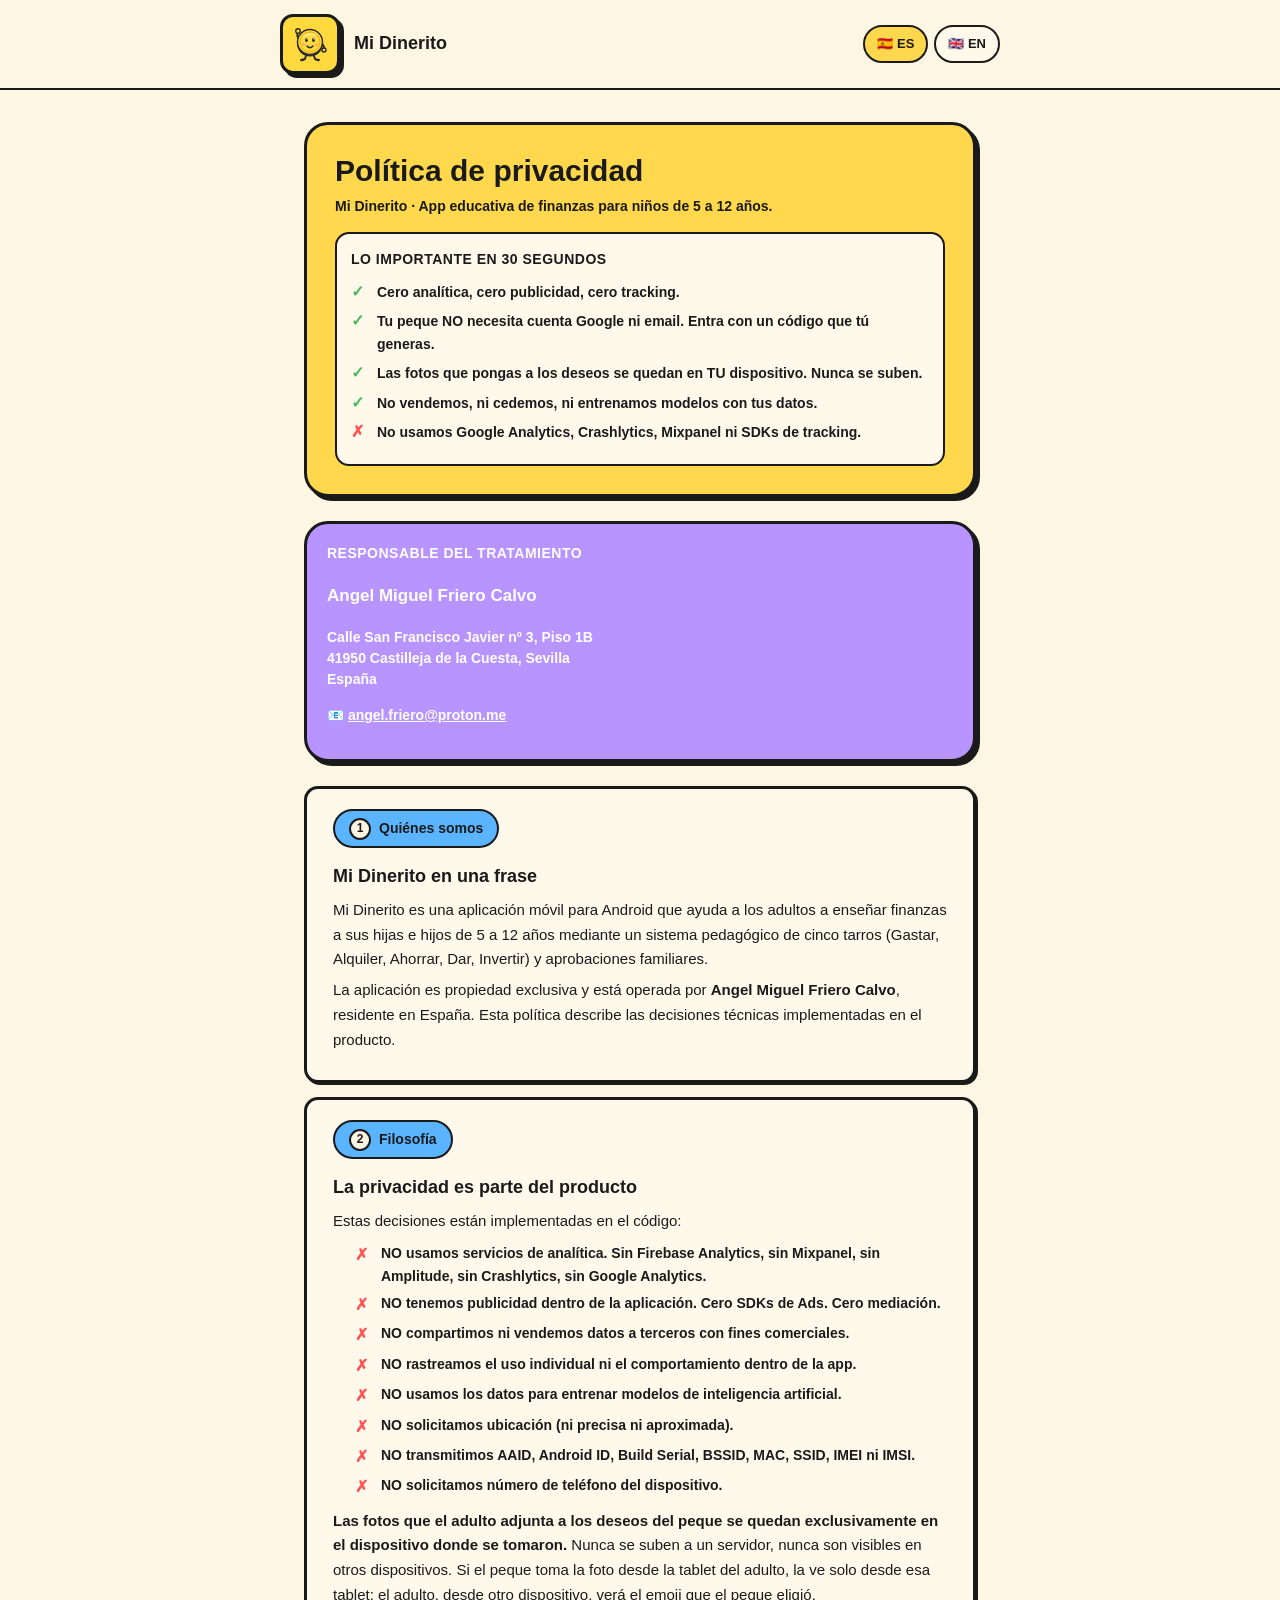
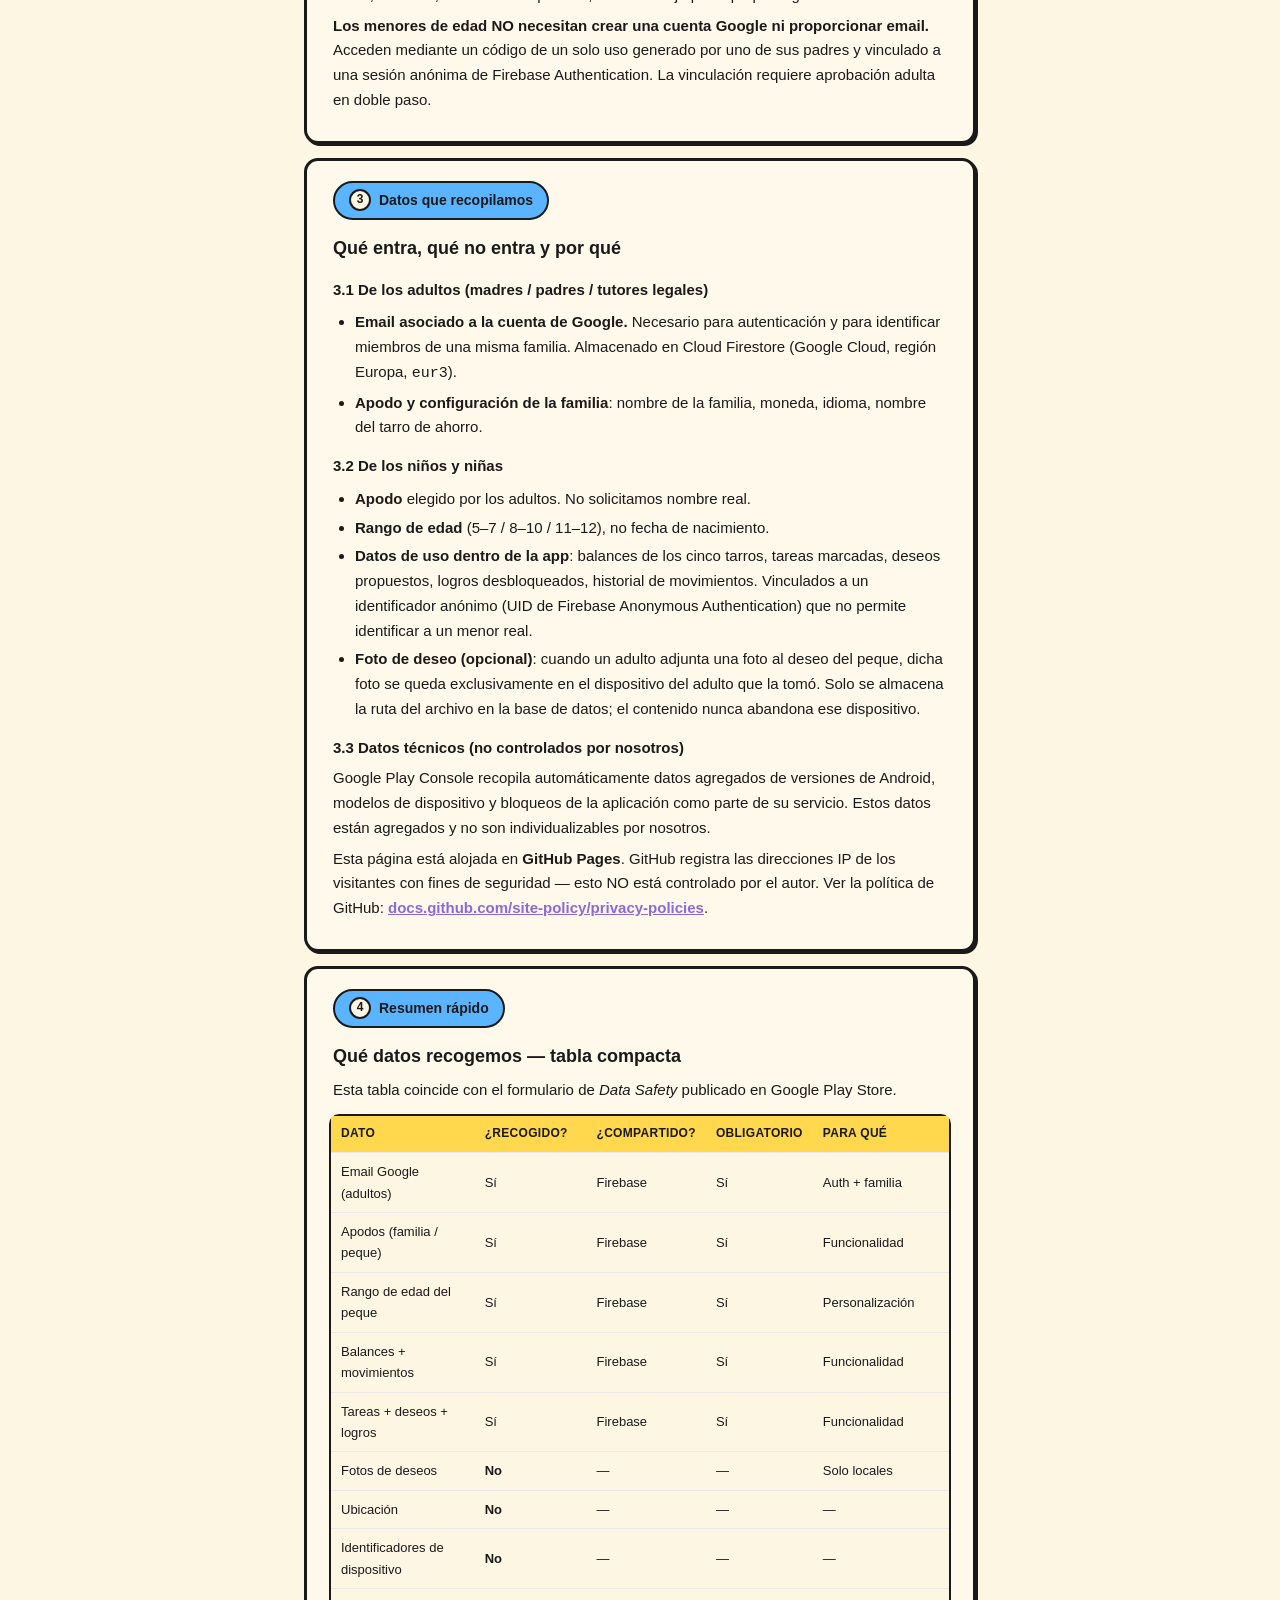
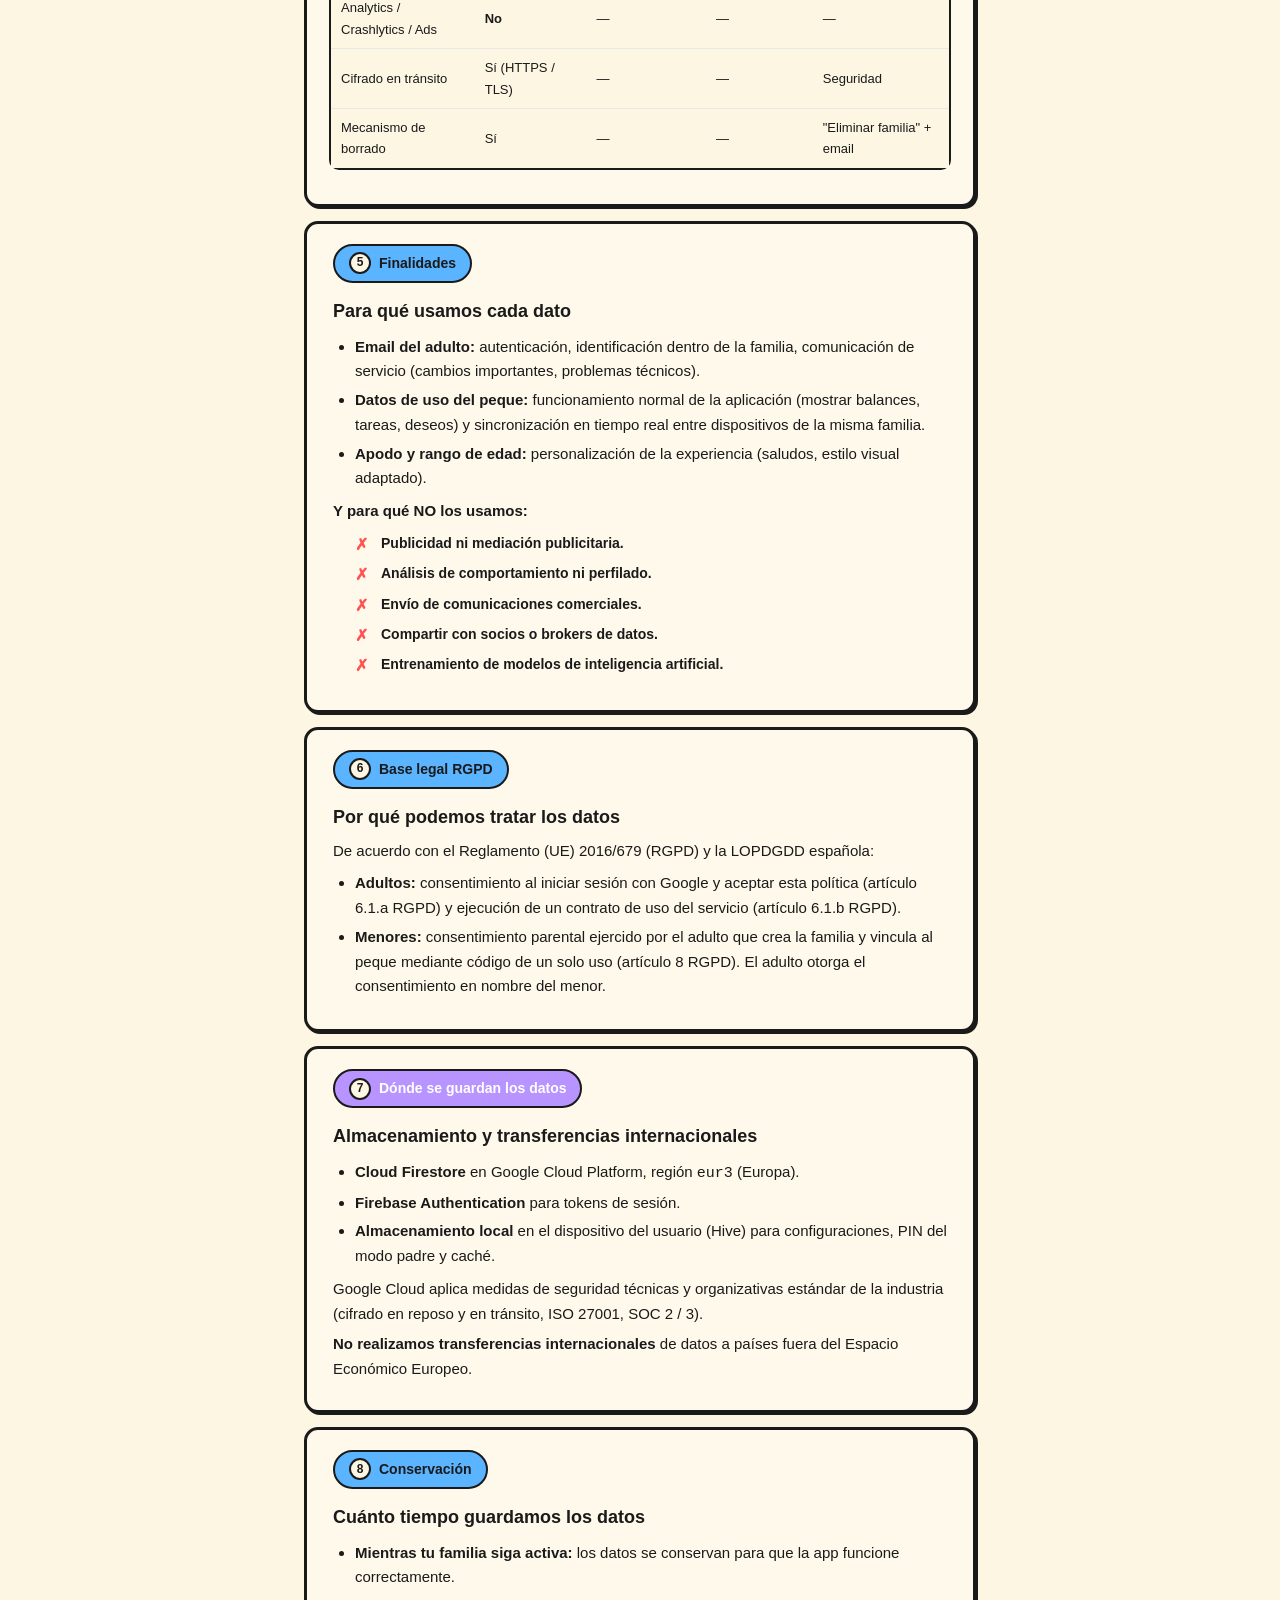
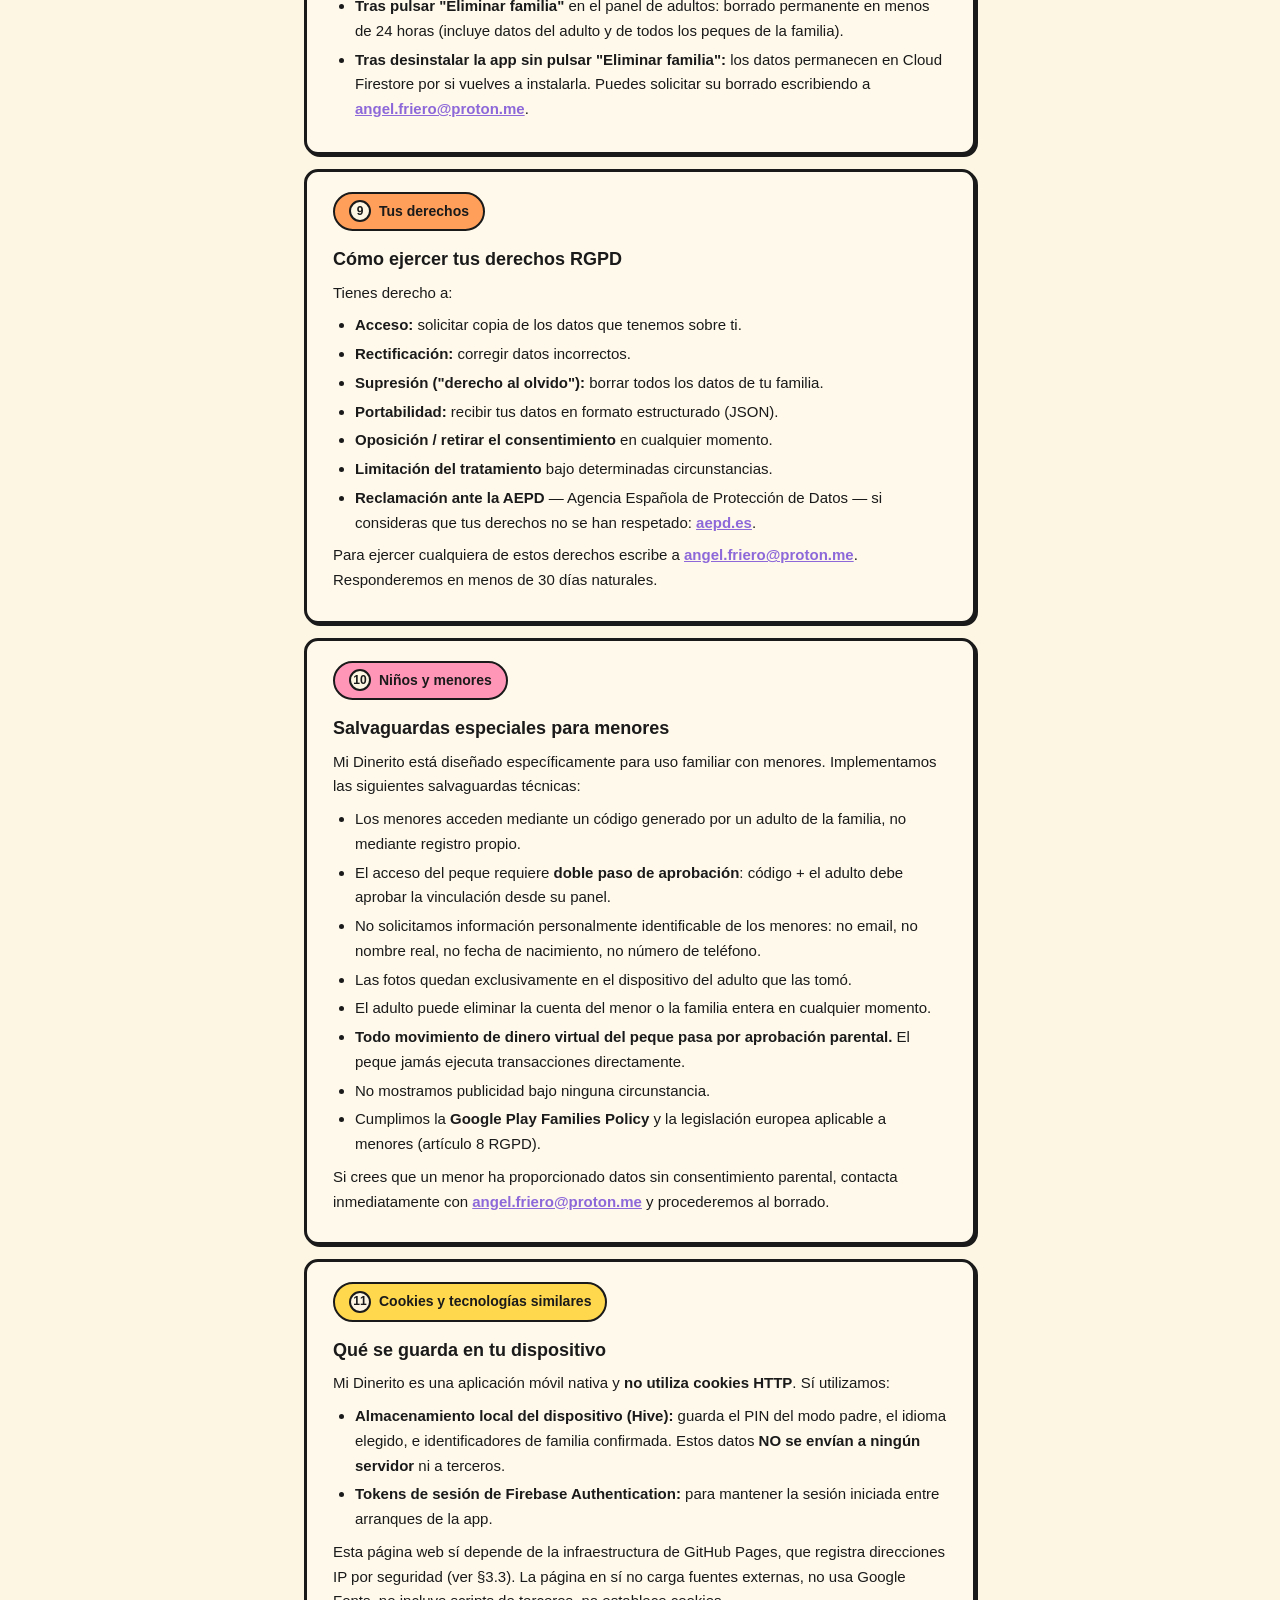
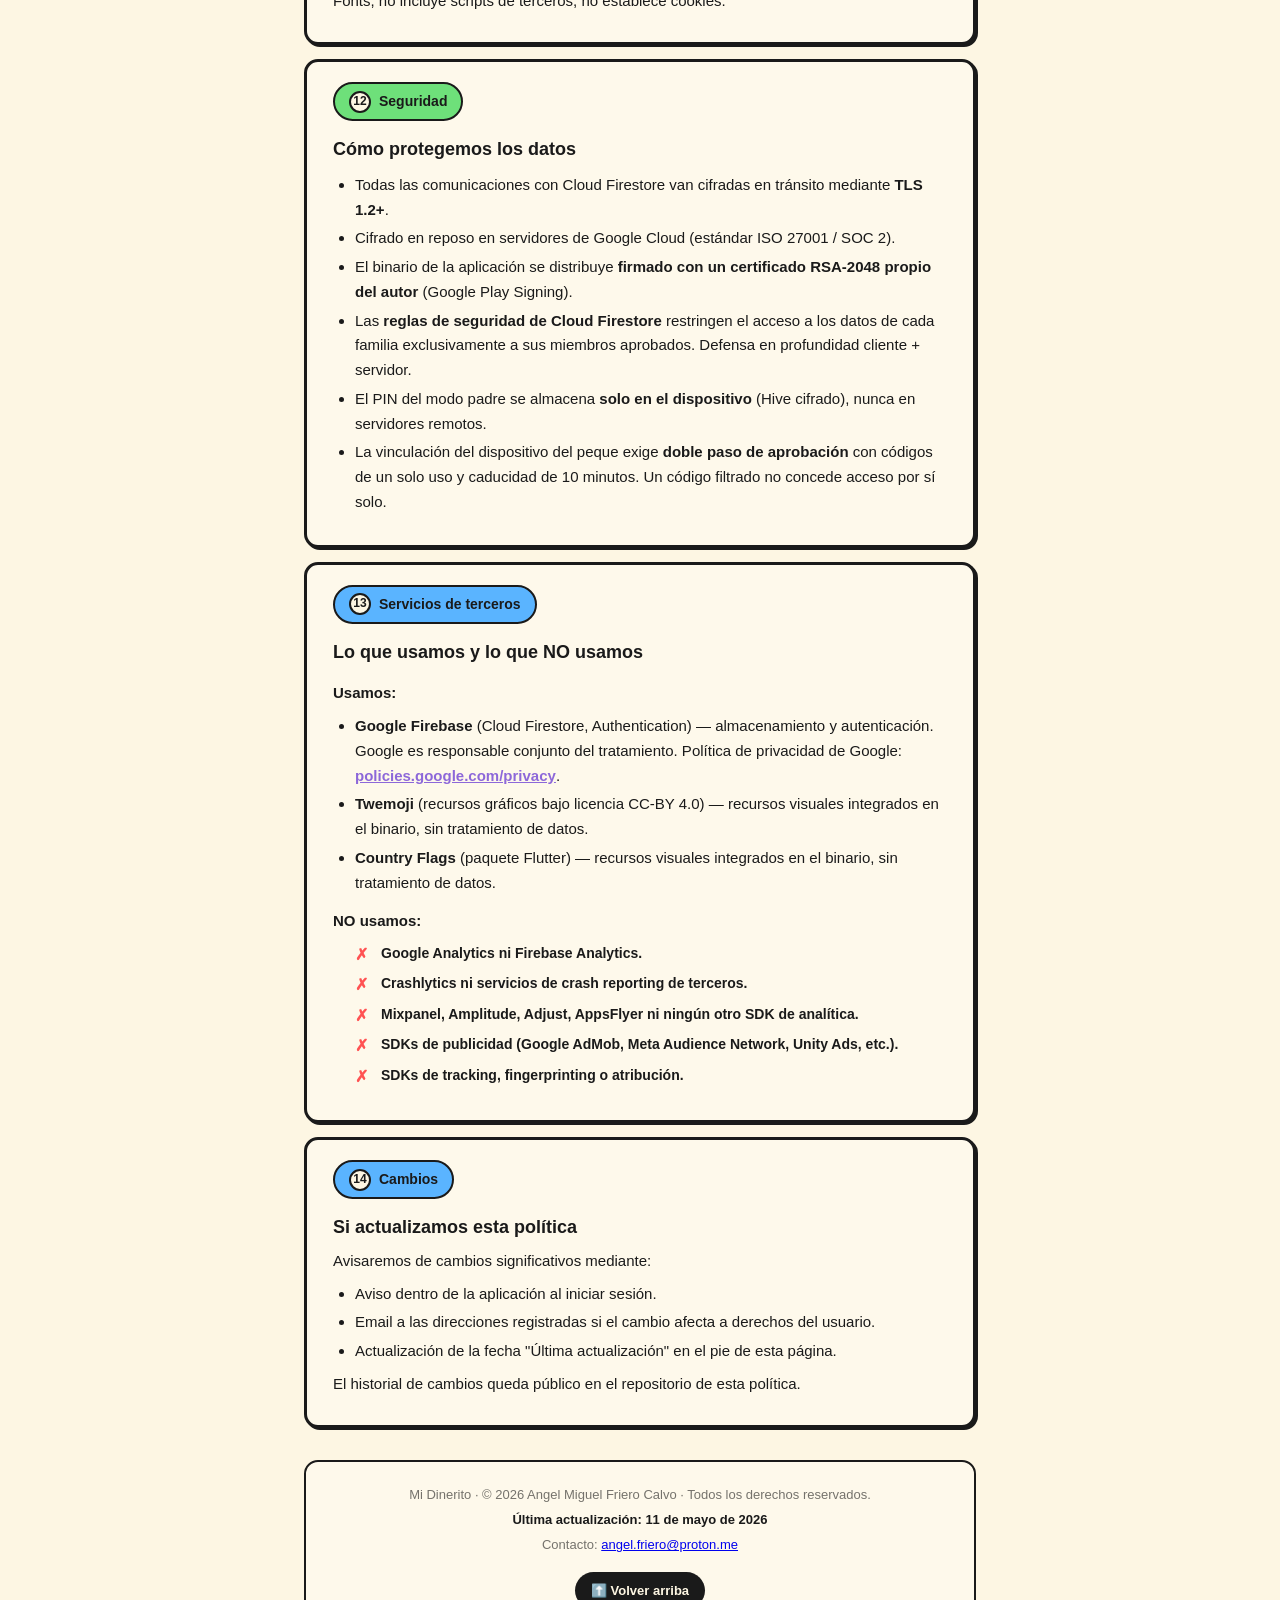
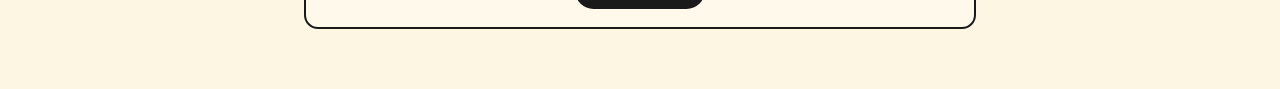
<file: index.html>
<!DOCTYPE html>
<html lang="es">
<head>
  <meta charset="UTF-8">
  <meta name="viewport" content="width=device-width, initial-scale=1, viewport-fit=cover">
  <meta name="theme-color" content="#fdf6e3">
  <meta name="color-scheme" content="only light">
  <meta name="description" content="Política de privacidad de Mi Dinerito — app educativa de finanzas para niños de 5 a 12 años. Cero analítica, cero publicidad, cero tracking. Datos del peque mínimos y protegidos.">
  <meta name="robots" content="index, follow">
  <link rel="canonical" href="https://midinerito.github.io/privacy/">
  <link rel="alternate" hreflang="es" href="https://midinerito.github.io/privacy/">
  <link rel="alternate" hreflang="en" href="https://midinerito.github.io/privacy/en.html">
  <link rel="alternate" hreflang="x-default" href="https://midinerito.github.io/privacy/">
  <title>Política de privacidad — Mi Dinerito</title>
  <link rel="stylesheet" href="./style.css">
</head>
<body>

  <a class="skip-link" href="#contenido">Saltar al contenido</a>

  <header class="header" role="banner">
    <div class="header-inner">
      <a href="./" class="brand" aria-label="Mi Dinerito — inicio">
        <svg class="brand-emoji" aria-hidden="true" focusable="false" xmlns="http://www.w3.org/2000/svg" viewBox="0 0 108 108"><path d="M 47,74 L 44,84 L 38,86" fill="none" stroke="#2D2D2D" stroke-width="4" stroke-linecap="round" stroke-linejoin="round"/><path d="M 61,74 L 64,84 L 70,86" fill="none" stroke="#2D2D2D" stroke-width="4" stroke-linecap="round" stroke-linejoin="round"/><path d="M 33,46 Q 26,38 30,28" fill="none" stroke="#2D2D2D" stroke-width="4" stroke-linecap="round"/><path d="M 76,52 Q 84,58 82,66" fill="none" stroke="#2D2D2D" stroke-width="4" stroke-linecap="round"/><path d="M 54,53 m -26,0 a 26,26 0 1,0 52,0 a 26,26 0 1,0 -52,0 Z" fill="#2D2D2D"/><path d="M 54,50 m -25,0 a 25,25 0 1,0 50,0 a 25,25 0 1,0 -50,0 Z" fill="#FFD93D"/><path d="M 54,50 m -20,0 a 20,20 0 1,0 40,0 a 20,20 0 1,0 -40,0 Z" fill="none" stroke="#E6A300" stroke-width="1.6"/><path d="M 41,38 Q 54,32 65,36" fill="none" stroke="#FFEB99" stroke-width="3" stroke-linecap="round"/><path d="M 30,28 m -4.5,0 a 4.5,4.5 0 1,0 9,0 a 4.5,4.5 0 1,0 -9,0 Z" fill="#FFD93D"/><path d="M 30,28 m -4.5,0 a 4.5,4.5 0 1,0 9,0 a 4.5,4.5 0 1,0 -9,0 Z" fill="none" stroke="#2D2D2D" stroke-width="2.8"/><path d="M 82,66 m -4,0 a 4,4 0 1,0 8,0 a 4,4 0 1,0 -8,0 Z" fill="#FFD93D"/><path d="M 82,66 m -4,0 a 4,4 0 1,0 8,0 a 4,4 0 1,0 -8,0 Z" fill="none" stroke="#2D2D2D" stroke-width="2.8"/><path d="M 38,86 m -4,0 a 4,2.4 0 1,0 8,0 a 4,2.4 0 1,0 -8,0 Z" fill="#2D2D2D"/><path d="M 70,86 m -4,0 a 4,2.4 0 1,0 8,0 a 4,2.4 0 1,0 -8,0 Z" fill="#2D2D2D"/><path d="M 54,50 m -25,0 a 25,25 0 1,0 50,0 a 25,25 0 1,0 -50,0 Z" fill="none" stroke="#2D2D2D" stroke-width="3"/><path d="M 41,55 m -3.2,0 a 3.2,2 0 1,0 6.4,0 a 3.2,2 0 1,0 -6.4,0 Z" fill="#FF6B9D" fill-opacity="0.6"/><path d="M 67,55 m -3.2,0 a 3.2,2 0 1,0 6.4,0 a 3.2,2 0 1,0 -6.4,0 Z" fill="#FF6B9D" fill-opacity="0.6"/><path d="M 47,46 m -3,0 a 3,4 0 1,0 6,0 a 3,4 0 1,0 -6,0 Z" fill="#2D2D2D"/><path d="M 61,46 m -3,0 a 3,4 0 1,0 6,0 a 3,4 0 1,0 -6,0 Z" fill="#2D2D2D"/><path d="M 48,44 m -1.1,0 a 1.1,1.4 0 1,0 2.2,0 a 1.1,1.4 0 1,0 -2.2,0 Z" fill="#FFFFFF"/><path d="M 62,44 m -1.1,0 a 1.1,1.4 0 1,0 2.2,0 a 1.1,1.4 0 1,0 -2.2,0 Z" fill="#FFFFFF"/><path d="M 48,58 Q 54,65 60,58" fill="none" stroke="#2D2D2D" stroke-width="3" stroke-linecap="round"/></svg>
        <span>Mi Dinerito</span>
      </a>
      <nav class="lang-switcher" aria-label="Selector de idioma">
        <a href="./" class="lang-pill" aria-current="true" hreflang="es">🇪🇸 ES</a>
        <a href="./en.html" class="lang-pill" hreflang="en">🇬🇧 EN</a>
      </nav>
    </div>
  </header>

  <main id="contenido" role="main">

    <!-- ─────────── TL;DR — "Lo importante en 30 segundos" ─────────── -->
    <section class="hero" aria-labelledby="hero-title">
      <h1 id="hero-title">Política de privacidad</h1>
      <p class="hero-sub">Mi Dinerito · App educativa de finanzas para niños de 5 a 12 años.</p>

      <div class="hero-tldr">
        <h2>Lo importante en 30 segundos</h2>
        <ul>
          <li>Cero analítica, cero publicidad, cero tracking.</li>
          <li>Tu peque NO necesita cuenta Google ni email. Entra con un código que tú generas.</li>
          <li>Las fotos que pongas a los deseos se quedan en TU dispositivo. Nunca se suben.</li>
          <li>No vendemos, ni cedemos, ni entrenamos modelos con tus datos.</li>
          <li class="no">No usamos Google Analytics, Crashlytics, Mixpanel ni SDKs de tracking.</li>
        </ul>
      </div>
    </section>

    <!-- ─────────── Responsable del tratamiento ─────────── -->
    <section class="responsible" aria-labelledby="responsible-title">
      <h2 id="responsible-title">Responsable del tratamiento</h2>
      <p class="responsible-name">Angel Miguel Friero Calvo</p>
      <p class="responsible-address" id="legal-address">
        <strong>Calle San Francisco Javier nº 3, Piso 1B</strong><br>
        41950 Castilleja de la Cuesta, Sevilla<br>
        España
      </p>
      <p class="responsible-contact">
        📧 <a href="mailto:angel.friero@proton.me">angel.friero@proton.me</a>
      </p>
    </section>

    <!-- ─────────── 1. Quiénes somos ─────────── -->
    <section class="section">
      <span class="section-header"><span class="num">1</span> Quiénes somos</span>
      <h2 class="section-title">Mi Dinerito en una frase</h2>
      <p>
        Mi Dinerito es una aplicación móvil para Android que ayuda a los adultos a enseñar finanzas
        a sus hijas e hijos de 5 a 12 años mediante un sistema pedagógico de cinco tarros (Gastar,
        Alquiler, Ahorrar, Dar, Invertir) y aprobaciones familiares.
      </p>
      <p>
        La aplicación es propiedad exclusiva y está operada por <strong>Angel Miguel Friero Calvo</strong>,
        residente en España. Esta política describe las decisiones técnicas implementadas en el
        producto.
      </p>
    </section>

    <!-- ─────────── 2. Filosofía de privacidad ─────────── -->
    <section class="section">
      <span class="section-header"><span class="num">2</span> Filosofía</span>
      <h2 class="section-title">La privacidad es parte del producto</h2>
      <p>Estas decisiones están implementadas en el código:</p>
      <ul class="no-list">
        <li>NO usamos servicios de analítica. Sin Firebase Analytics, sin Mixpanel, sin Amplitude, sin Crashlytics, sin Google Analytics.</li>
        <li>NO tenemos publicidad dentro de la aplicación. Cero SDKs de Ads. Cero mediación.</li>
        <li>NO compartimos ni vendemos datos a terceros con fines comerciales.</li>
        <li>NO rastreamos el uso individual ni el comportamiento dentro de la app.</li>
        <li>NO usamos los datos para entrenar modelos de inteligencia artificial.</li>
        <li>NO solicitamos ubicación (ni precisa ni aproximada).</li>
        <li>NO transmitimos AAID, Android ID, Build Serial, BSSID, MAC, SSID, IMEI ni IMSI.</li>
        <li>NO solicitamos número de teléfono del dispositivo.</li>
      </ul>
      <p>
        <strong>Las fotos que el adulto adjunta a los deseos del peque se quedan exclusivamente
        en el dispositivo donde se tomaron.</strong> Nunca se suben a un servidor, nunca son
        visibles en otros dispositivos. Si el peque toma la foto desde la tablet del adulto, la
        ve solo desde esa tablet; el adulto, desde otro dispositivo, verá el emoji que el peque eligió.
      </p>
      <p>
        <strong>Los menores de edad NO necesitan crear una cuenta Google ni proporcionar email.</strong>
        Acceden mediante un código de un solo uso generado por uno de sus padres y vinculado a una
        sesión anónima de Firebase Authentication. La vinculación requiere aprobación adulta en
        doble paso.
      </p>
    </section>

    <!-- ─────────── 3. Datos que recopilamos ─────────── -->
    <section class="section">
      <span class="section-header"><span class="num">3</span> Datos que recopilamos</span>
      <h2 class="section-title">Qué entra, qué no entra y por qué</h2>

      <h3>3.1 De los adultos (madres / padres / tutores legales)</h3>
      <ul>
        <li><strong>Email asociado a la cuenta de Google.</strong> Necesario para autenticación
            y para identificar miembros de una misma familia. Almacenado en Cloud Firestore
            (Google Cloud, región Europa, <code>eur3</code>).</li>
        <li><strong>Apodo y configuración de la familia</strong>: nombre de la familia, moneda,
            idioma, nombre del tarro de ahorro.</li>
      </ul>

      <h3>3.2 De los niños y niñas</h3>
      <ul>
        <li><strong>Apodo</strong> elegido por los adultos. No solicitamos nombre real.</li>
        <li><strong>Rango de edad</strong> (5–7 / 8–10 / 11–12), no fecha de nacimiento.</li>
        <li><strong>Datos de uso dentro de la app</strong>: balances de los cinco tarros, tareas
            marcadas, deseos propuestos, logros desbloqueados, historial de movimientos. Vinculados
            a un identificador anónimo (UID de Firebase Anonymous Authentication) que no permite
            identificar a un menor real.</li>
        <li><strong>Foto de deseo (opcional)</strong>: cuando un adulto adjunta una foto al deseo
            del peque, dicha foto se queda exclusivamente en el dispositivo del adulto que la tomó.
            Solo se almacena la ruta del archivo en la base de datos; el contenido nunca abandona ese
            dispositivo.</li>
      </ul>

      <h3>3.3 Datos técnicos (no controlados por nosotros)</h3>
      <p>
        Google Play Console recopila automáticamente datos agregados de versiones de Android,
        modelos de dispositivo y bloqueos de la aplicación como parte de su servicio. Estos datos
        están agregados y no son individualizables por nosotros.
      </p>
      <p>
        Esta página está alojada en <strong>GitHub Pages</strong>. GitHub registra las direcciones
        IP de los visitantes con fines de seguridad — esto NO está controlado por el autor. Ver la
        política de GitHub:
        <a href="https://docs.github.com/site-policy/privacy-policies/github-privacy-statement" rel="noopener noreferrer" target="_blank">docs.github.com/site-policy/privacy-policies</a>.
      </p>
    </section>

    <!-- ─────────── 4. Resumen para Data Safety ─────────── -->
    <section class="section">
      <span class="section-header"><span class="num">4</span> Resumen rápido</span>
      <h2 class="section-title">Qué datos recogemos — tabla compacta</h2>
      <p>
        Esta tabla coincide con el formulario de <em>Data Safety</em> publicado en Google Play Store.
      </p>
      <div class="data-table-wrap">
        <table class="data-table">
          <thead>
            <tr>
              <th>Dato</th>
              <th>¿Recogido?</th>
              <th>¿Compartido?</th>
              <th>Obligatorio</th>
              <th>Para qué</th>
            </tr>
          </thead>
          <tbody>
            <tr><td>Email Google (adultos)</td><td>Sí</td><td>Firebase</td><td>Sí</td><td>Auth + familia</td></tr>
            <tr><td>Apodos (familia / peque)</td><td>Sí</td><td>Firebase</td><td>Sí</td><td>Funcionalidad</td></tr>
            <tr><td>Rango de edad del peque</td><td>Sí</td><td>Firebase</td><td>Sí</td><td>Personalización</td></tr>
            <tr><td>Balances + movimientos</td><td>Sí</td><td>Firebase</td><td>Sí</td><td>Funcionalidad</td></tr>
            <tr><td>Tareas + deseos + logros</td><td>Sí</td><td>Firebase</td><td>Sí</td><td>Funcionalidad</td></tr>
            <tr><td>Fotos de deseos</td><td><strong>No</strong></td><td>—</td><td>—</td><td>Solo locales</td></tr>
            <tr><td>Ubicación</td><td><strong>No</strong></td><td>—</td><td>—</td><td>—</td></tr>
            <tr><td>Identificadores de dispositivo</td><td><strong>No</strong></td><td>—</td><td>—</td><td>—</td></tr>
            <tr><td>Analytics / Crashlytics / Ads</td><td><strong>No</strong></td><td>—</td><td>—</td><td>—</td></tr>
            <tr><td>Cifrado en tránsito</td><td>Sí (HTTPS / TLS)</td><td>—</td><td>—</td><td>Seguridad</td></tr>
            <tr><td>Mecanismo de borrado</td><td>Sí</td><td>—</td><td>—</td><td>"Eliminar familia" + email</td></tr>
          </tbody>
        </table>
      </div>
    </section>

    <!-- ─────────── 5. Para qué usamos los datos ─────────── -->
    <section class="section">
      <span class="section-header"><span class="num">5</span> Finalidades</span>
      <h2 class="section-title">Para qué usamos cada dato</h2>
      <ul>
        <li><strong>Email del adulto:</strong> autenticación, identificación dentro de la familia,
            comunicación de servicio (cambios importantes, problemas técnicos).</li>
        <li><strong>Datos de uso del peque:</strong> funcionamiento normal de la aplicación (mostrar
            balances, tareas, deseos) y sincronización en tiempo real entre dispositivos de la misma
            familia.</li>
        <li><strong>Apodo y rango de edad:</strong> personalización de la experiencia (saludos,
            estilo visual adaptado).</li>
      </ul>
      <p><strong>Y para qué NO los usamos:</strong></p>
      <ul class="no-list">
        <li>Publicidad ni mediación publicitaria.</li>
        <li>Análisis de comportamiento ni perfilado.</li>
        <li>Envío de comunicaciones comerciales.</li>
        <li>Compartir con socios o brokers de datos.</li>
        <li>Entrenamiento de modelos de inteligencia artificial.</li>
      </ul>
    </section>

    <!-- ─────────── 6. Base legal ─────────── -->
    <section class="section">
      <span class="section-header"><span class="num">6</span> Base legal RGPD</span>
      <h2 class="section-title">Por qué podemos tratar los datos</h2>
      <p>De acuerdo con el Reglamento (UE) 2016/679 (RGPD) y la LOPDGDD española:</p>
      <ul>
        <li><strong>Adultos:</strong> consentimiento al iniciar sesión con Google y aceptar esta
            política (artículo 6.1.a RGPD) y ejecución de un contrato de uso del servicio
            (artículo 6.1.b RGPD).</li>
        <li><strong>Menores:</strong> consentimiento parental ejercido por el adulto que crea la
            familia y vincula al peque mediante código de un solo uso (artículo 8 RGPD). El adulto
            otorga el consentimiento en nombre del menor.</li>
      </ul>
    </section>

    <!-- ─────────── 7. Almacenamiento (purple — servicios cloud) ─────────── -->
    <section class="section section--storage">
      <span class="section-header"><span class="num">7</span> Dónde se guardan los datos</span>
      <h2 class="section-title">Almacenamiento y transferencias internacionales</h2>
      <ul>
        <li><strong>Cloud Firestore</strong> en Google Cloud Platform, región <code>eur3</code> (Europa).</li>
        <li><strong>Firebase Authentication</strong> para tokens de sesión.</li>
        <li><strong>Almacenamiento local</strong> en el dispositivo del usuario (Hive) para
            configuraciones, PIN del modo padre y caché.</li>
      </ul>
      <p>
        Google Cloud aplica medidas de seguridad técnicas y organizativas estándar de la industria
        (cifrado en reposo y en tránsito, ISO 27001, SOC 2 / 3).
      </p>
      <p>
        <strong>No realizamos transferencias internacionales</strong> de datos a países fuera del
        Espacio Económico Europeo.
      </p>
    </section>

    <!-- ─────────── 8. Conservación ─────────── -->
    <section class="section">
      <span class="section-header"><span class="num">8</span> Conservación</span>
      <h2 class="section-title">Cuánto tiempo guardamos los datos</h2>
      <ul>
        <li><strong>Mientras tu familia siga activa:</strong> los datos se conservan para que la
            app funcione correctamente.</li>
        <li><strong>Tras pulsar "Eliminar familia"</strong> en el panel de adultos: borrado
            permanente en menos de 24 horas (incluye datos del adulto y de todos los peques de la familia).</li>
        <li><strong>Tras desinstalar la app sin pulsar "Eliminar familia":</strong> los datos
            permanecen en Cloud Firestore por si vuelves a instalarla. Puedes solicitar su borrado
            escribiendo a
            <a href="mailto:angel.friero@proton.me">angel.friero@proton.me</a>.</li>
      </ul>
    </section>

    <!-- ─────────── 9. Derechos (orange — gestiones/avisos) ─────────── -->
    <section class="section section--rights">
      <span class="section-header"><span class="num">9</span> Tus derechos</span>
      <h2 class="section-title">Cómo ejercer tus derechos RGPD</h2>
      <p>Tienes derecho a:</p>
      <ul>
        <li><strong>Acceso:</strong> solicitar copia de los datos que tenemos sobre ti.</li>
        <li><strong>Rectificación:</strong> corregir datos incorrectos.</li>
        <li><strong>Supresión ("derecho al olvido"):</strong> borrar todos los datos de tu familia.</li>
        <li><strong>Portabilidad:</strong> recibir tus datos en formato estructurado (JSON).</li>
        <li><strong>Oposición / retirar el consentimiento</strong> en cualquier momento.</li>
        <li><strong>Limitación del tratamiento</strong> bajo determinadas circunstancias.</li>
        <li><strong>Reclamación ante la AEPD</strong> — Agencia Española de Protección de Datos —
            si consideras que tus derechos no se han respetado:
            <a href="https://www.aepd.es" rel="noopener noreferrer" target="_blank">aepd.es</a>.</li>
      </ul>
      <p>
        Para ejercer cualquiera de estos derechos escribe a
        <a href="mailto:angel.friero@proton.me">angel.friero@proton.me</a>.
        Responderemos en menos de 30 días naturales.
      </p>
    </section>

    <!-- ─────────── 10. Menores y niños (pink — "cuidado especial") ─────────── -->
    <section class="section section--minors">
      <span class="section-header"><span class="num">10</span> Niños y menores</span>
      <h2 class="section-title">Salvaguardas especiales para menores</h2>
      <p>
        Mi Dinerito está diseñado específicamente para uso familiar con menores. Implementamos las
        siguientes salvaguardas técnicas:
      </p>
      <ul>
        <li>Los menores acceden mediante un código generado por un adulto de la familia, no
            mediante registro propio.</li>
        <li>El acceso del peque requiere <strong>doble paso de aprobación</strong>: código + el
            adulto debe aprobar la vinculación desde su panel.</li>
        <li>No solicitamos información personalmente identificable de los menores: no email, no
            nombre real, no fecha de nacimiento, no número de teléfono.</li>
        <li>Las fotos quedan exclusivamente en el dispositivo del adulto que las tomó.</li>
        <li>El adulto puede eliminar la cuenta del menor o la familia entera en cualquier momento.</li>
        <li><strong>Todo movimiento de dinero virtual del peque pasa por aprobación parental.</strong>
            El peque jamás ejecuta transacciones directamente.</li>
        <li>No mostramos publicidad bajo ninguna circunstancia.</li>
        <li>Cumplimos la <strong>Google Play Families Policy</strong> y la legislación europea
            aplicable a menores (artículo 8 RGPD).</li>
      </ul>
      <p>
        Si crees que un menor ha proporcionado datos sin consentimiento parental, contacta
        inmediatamente con <a href="mailto:angel.friero@proton.me">angel.friero@proton.me</a> y
        procederemos al borrado.
      </p>
    </section>

    <!-- ─────────── 11. Cookies / tecnologías similares (yellow — info almacenada) ─────────── -->
    <section class="section section--cookies">
      <span class="section-header"><span class="num">11</span> Cookies y tecnologías similares</span>
      <h2 class="section-title">Qué se guarda en tu dispositivo</h2>
      <p>
        Mi Dinerito es una aplicación móvil nativa y <strong>no utiliza cookies HTTP</strong>. Sí
        utilizamos:
      </p>
      <ul>
        <li><strong>Almacenamiento local del dispositivo (Hive):</strong> guarda el PIN del modo
            padre, el idioma elegido, e identificadores de familia confirmada. Estos datos
            <strong>NO se envían a ningún servidor</strong> ni a terceros.</li>
        <li><strong>Tokens de sesión de Firebase Authentication:</strong> para mantener la sesión
            iniciada entre arranques de la app.</li>
      </ul>
      <p>
        Esta página web sí depende de la infraestructura de GitHub Pages, que registra direcciones
        IP por seguridad (ver §3.3). La página en sí no carga fuentes externas, no usa Google Fonts,
        no incluye scripts de terceros, no establece cookies.
      </p>
    </section>

    <!-- ─────────── 12. Seguridad (green — protección/positivo) ─────────── -->
    <section class="section section--security">
      <span class="section-header"><span class="num">12</span> Seguridad</span>
      <h2 class="section-title">Cómo protegemos los datos</h2>
      <ul>
        <li>Todas las comunicaciones con Cloud Firestore van cifradas en tránsito mediante
            <strong>TLS 1.2+</strong>.</li>
        <li>Cifrado en reposo en servidores de Google Cloud (estándar ISO 27001 / SOC 2).</li>
        <li>El binario de la aplicación se distribuye <strong>firmado con un certificado RSA-2048
            propio del autor</strong> (Google Play Signing).</li>
        <li>Las <strong>reglas de seguridad de Cloud Firestore</strong> restringen el acceso a los
            datos de cada familia exclusivamente a sus miembros aprobados. Defensa en profundidad
            cliente + servidor.</li>
        <li>El PIN del modo padre se almacena <strong>solo en el dispositivo</strong> (Hive
            cifrado), nunca en servidores remotos.</li>
        <li>La vinculación del dispositivo del peque exige <strong>doble paso de aprobación</strong>
            con códigos de un solo uso y caducidad de 10 minutos. Un código filtrado no concede acceso
            por sí solo.</li>
      </ul>
    </section>

    <!-- ─────────── 13. Servicios de terceros ─────────── -->
    <section class="section">
      <span class="section-header"><span class="num">13</span> Servicios de terceros</span>
      <h2 class="section-title">Lo que usamos y lo que NO usamos</h2>
      <h3>Usamos:</h3>
      <ul>
        <li><strong>Google Firebase</strong> (Cloud Firestore, Authentication) — almacenamiento y
            autenticación. Google es responsable conjunto del tratamiento. Política de privacidad
            de Google:
            <a href="https://policies.google.com/privacy" rel="noopener noreferrer" target="_blank">policies.google.com/privacy</a>.</li>
        <li><strong>Twemoji</strong> (recursos gráficos bajo licencia CC-BY 4.0) — recursos visuales
            integrados en el binario, sin tratamiento de datos.</li>
        <li><strong>Country Flags</strong> (paquete Flutter) — recursos visuales integrados en el
            binario, sin tratamiento de datos.</li>
      </ul>
      <h3>NO usamos:</h3>
      <ul class="no-list">
        <li>Google Analytics ni Firebase Analytics.</li>
        <li>Crashlytics ni servicios de crash reporting de terceros.</li>
        <li>Mixpanel, Amplitude, Adjust, AppsFlyer ni ningún otro SDK de analítica.</li>
        <li>SDKs de publicidad (Google AdMob, Meta Audience Network, Unity Ads, etc.).</li>
        <li>SDKs de tracking, fingerprinting o atribución.</li>
      </ul>
    </section>

    <!-- ─────────── 14. Cambios en esta política ─────────── -->
    <section class="section">
      <span class="section-header"><span class="num">14</span> Cambios</span>
      <h2 class="section-title">Si actualizamos esta política</h2>
      <p>Avisaremos de cambios significativos mediante:</p>
      <ul>
        <li>Aviso dentro de la aplicación al iniciar sesión.</li>
        <li>Email a las direcciones registradas si el cambio afecta a derechos del usuario.</li>
        <li>Actualización de la fecha "Última actualización" en el pie de esta página.</li>
      </ul>
      <p>El historial de cambios queda público en el repositorio de esta política.</p>
    </section>

    <!-- ─────────── Footer ─────────── -->
    <footer class="footer" role="contentinfo">
      <p>Mi Dinerito · © 2026 Angel Miguel Friero Calvo · Todos los derechos reservados.</p>
      <p class="update-date">Última actualización: <time datetime="2026-05-11">11 de mayo de 2026</time></p>
      <p>Contacto: <a href="mailto:angel.friero@proton.me">angel.friero@proton.me</a></p>
      <a class="back-to-top" href="#contenido">⬆ Volver arriba</a>
    </footer>

  </main>

</body>
</html>
</file>
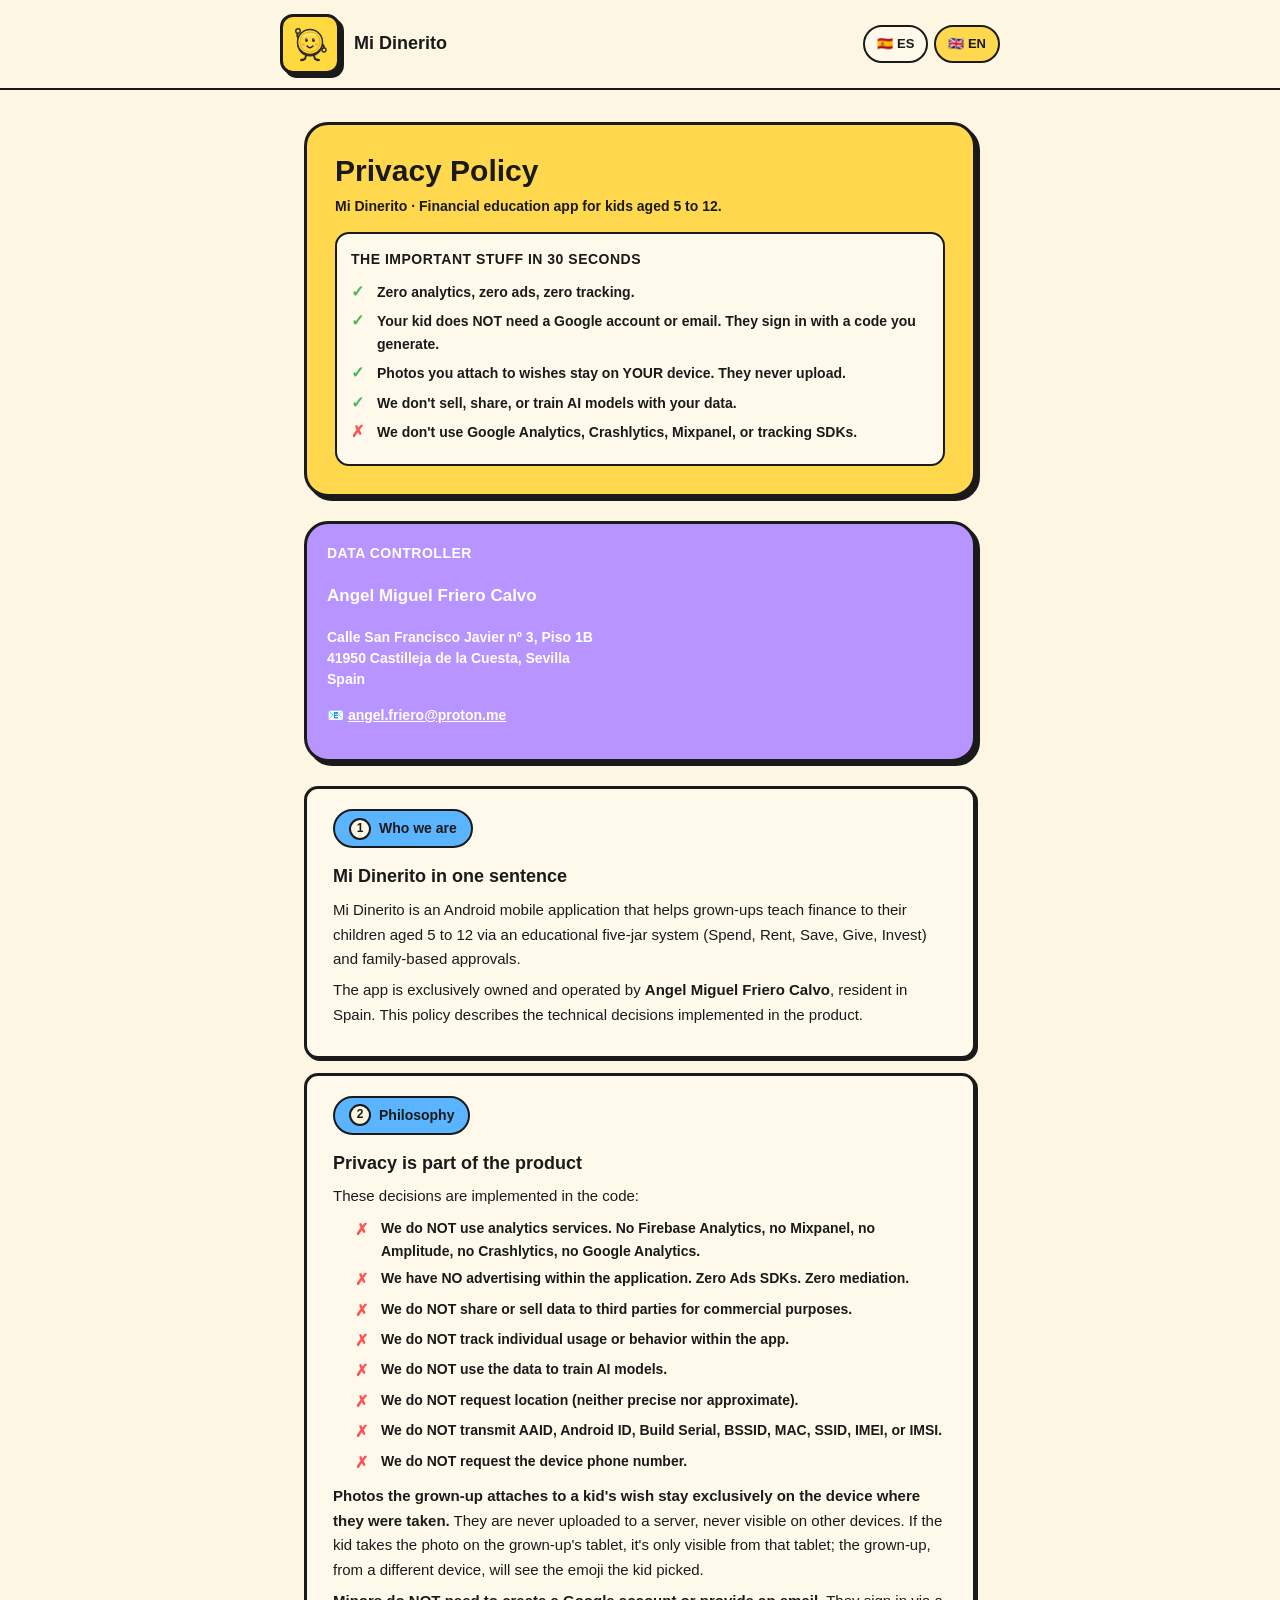
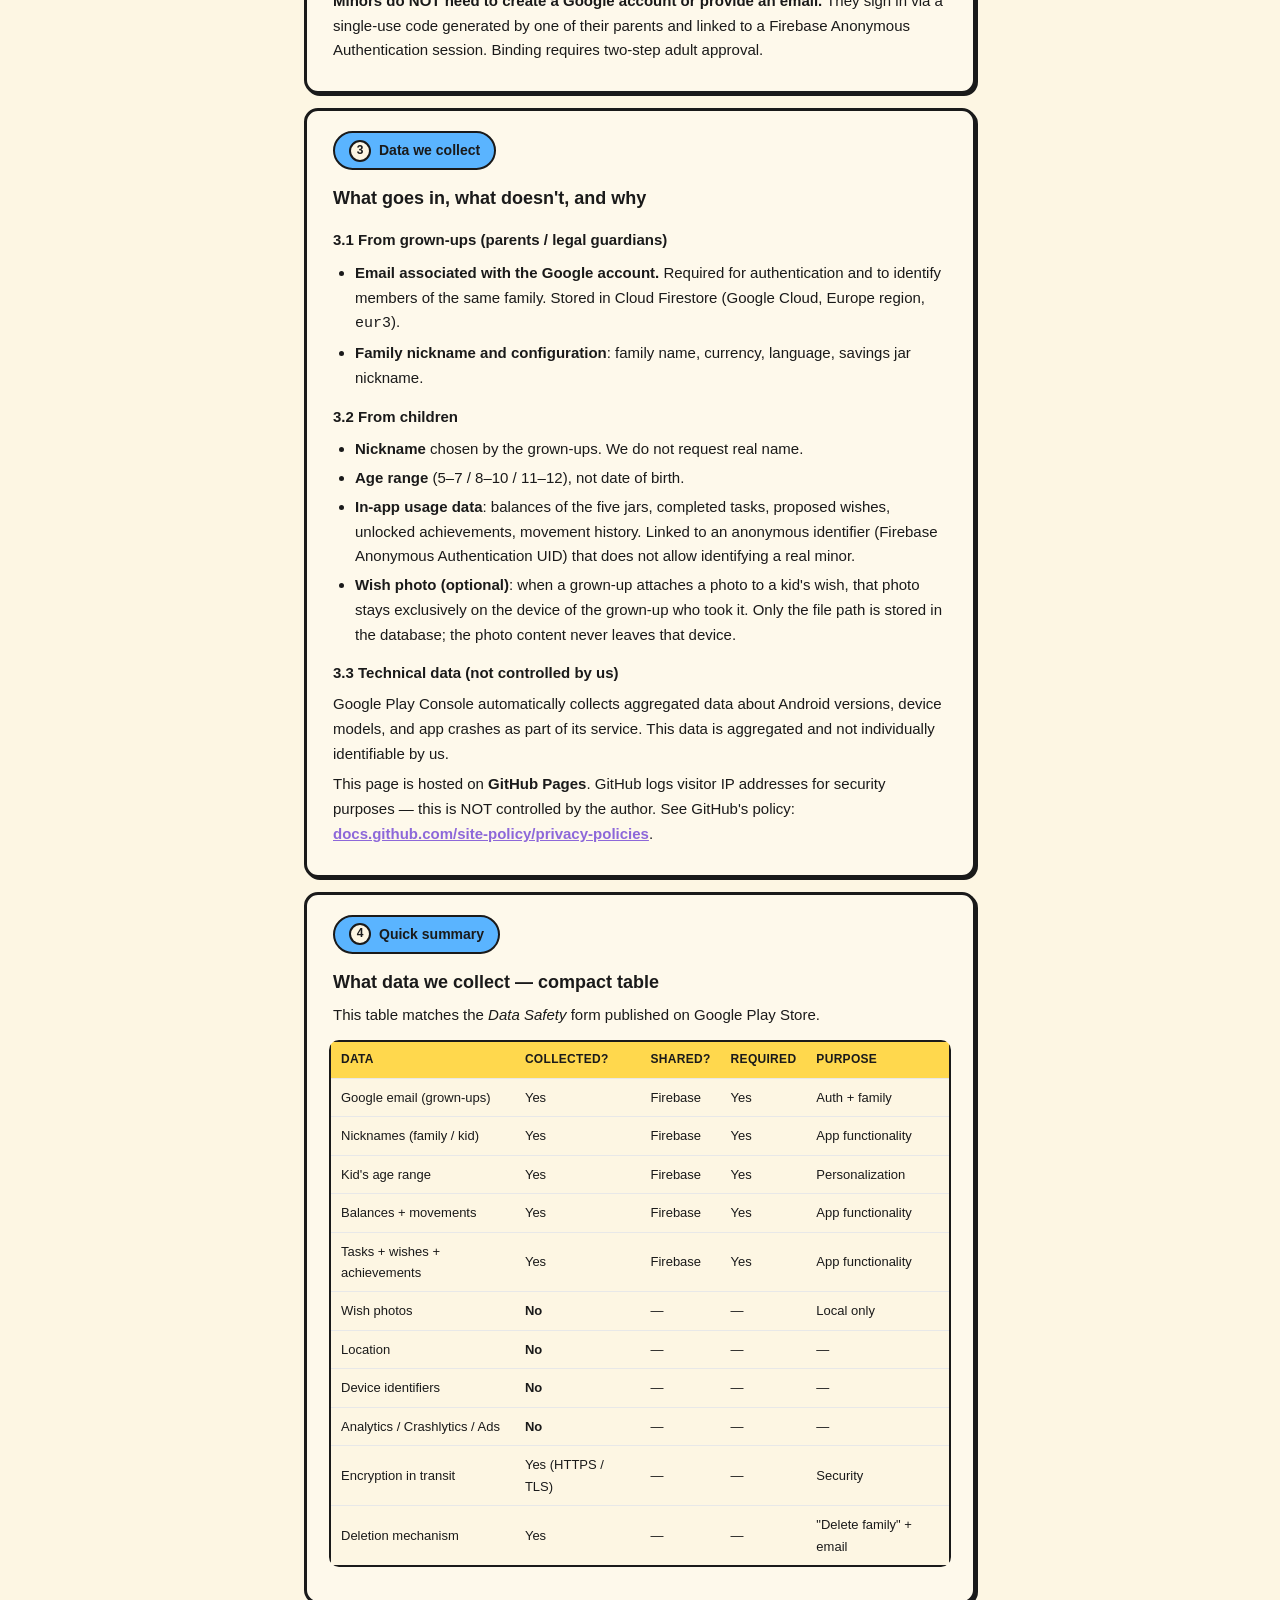
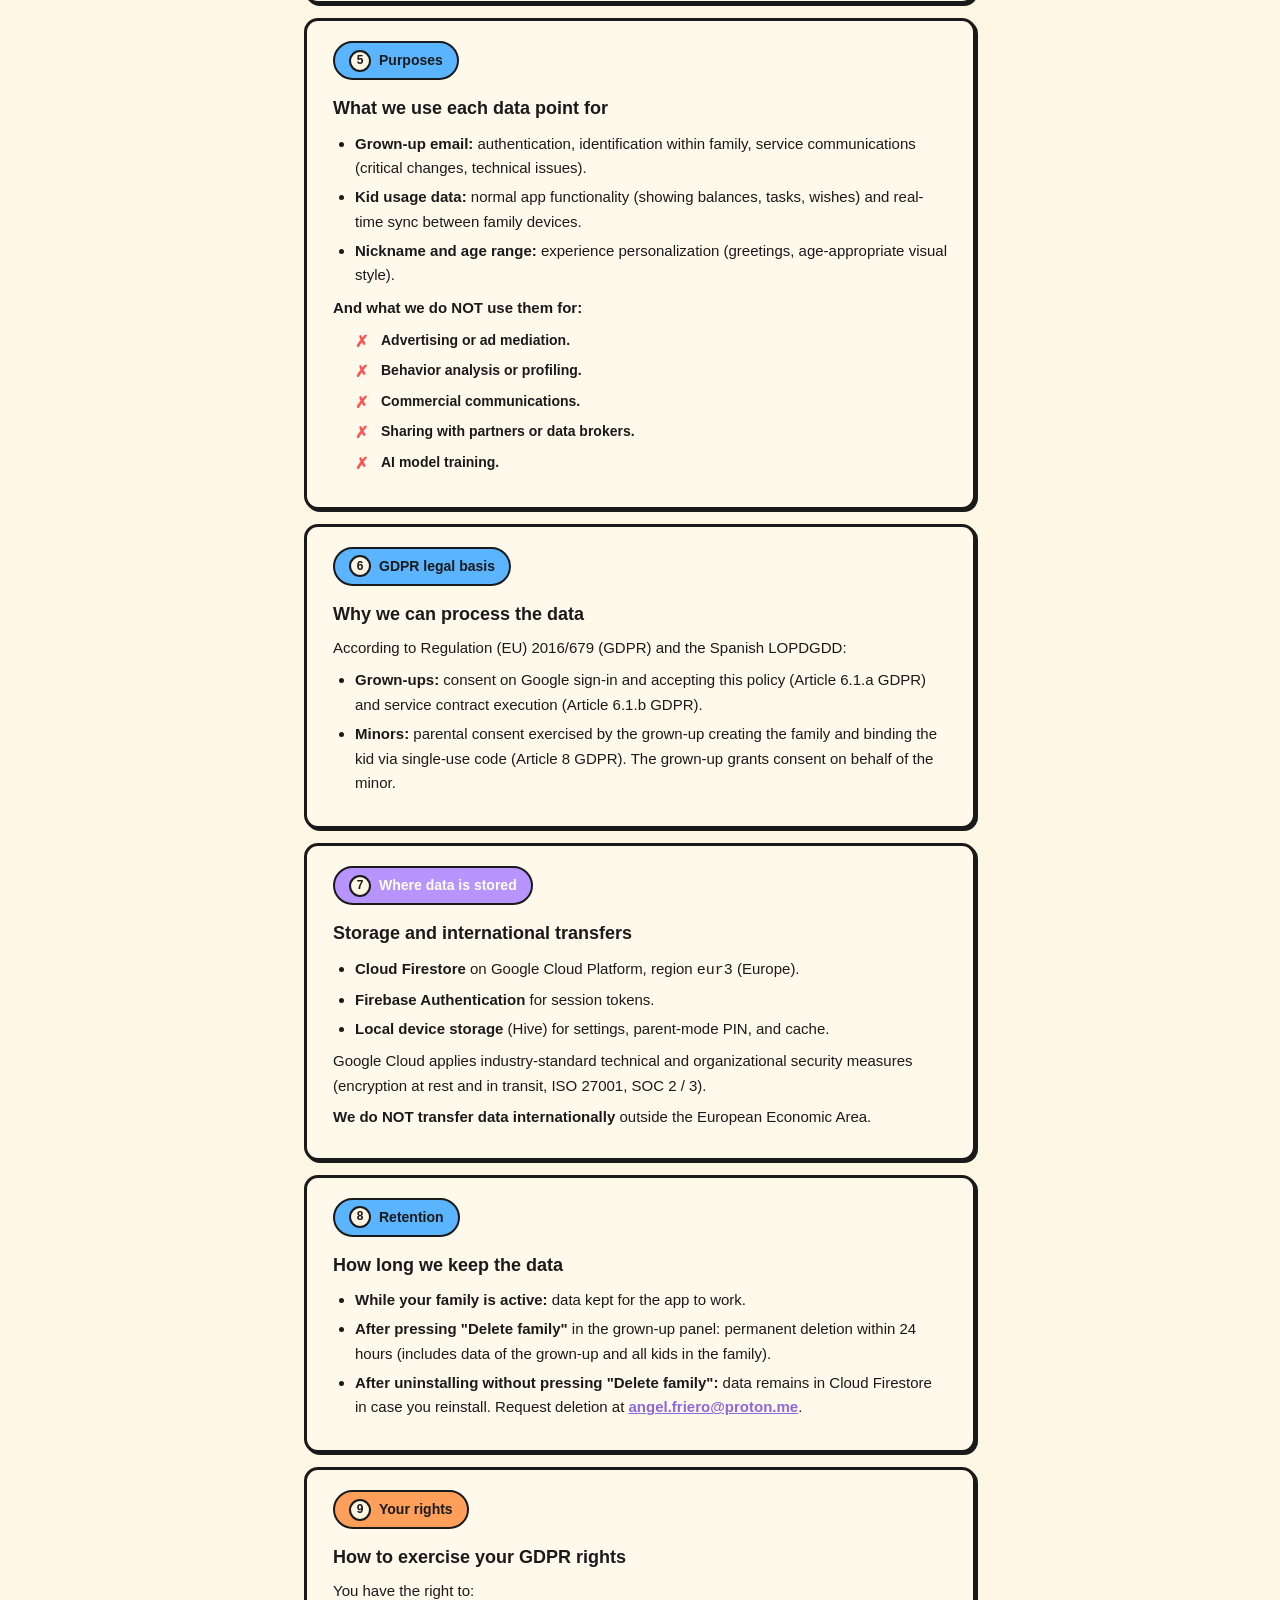
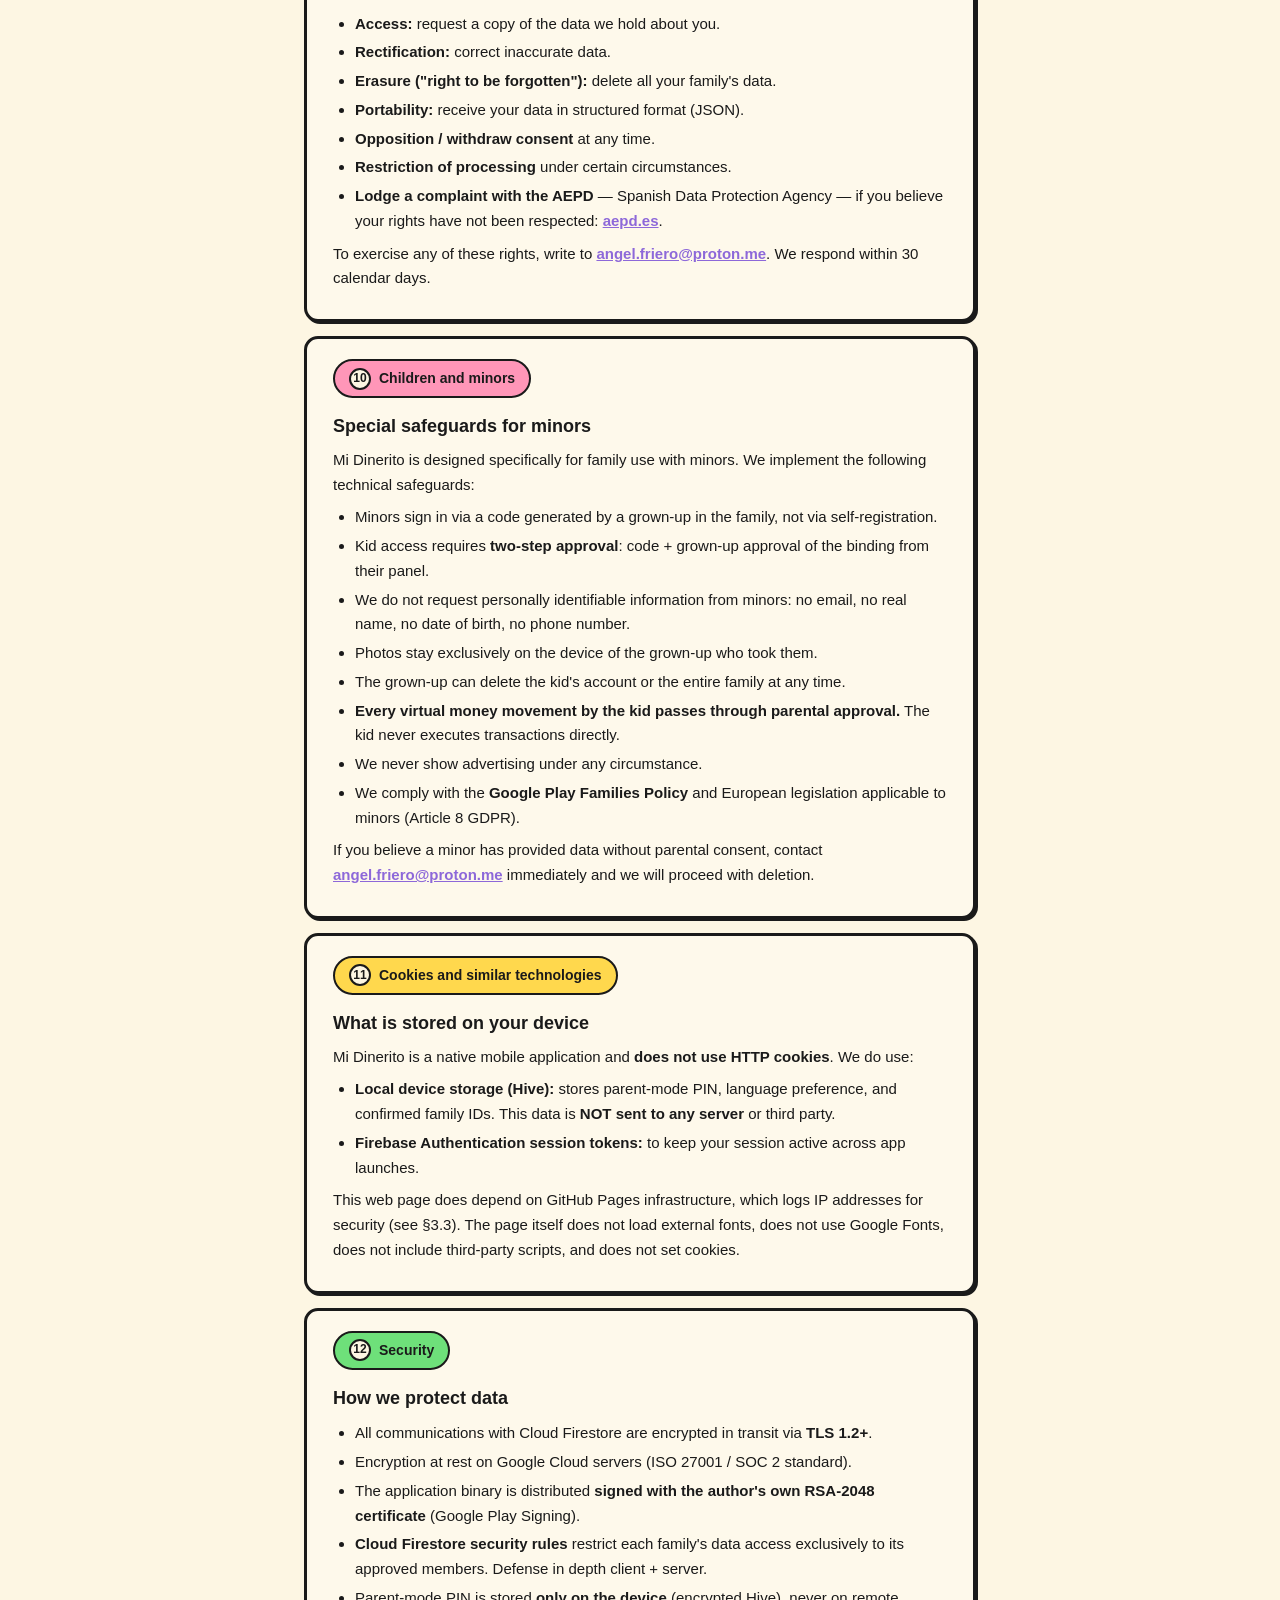
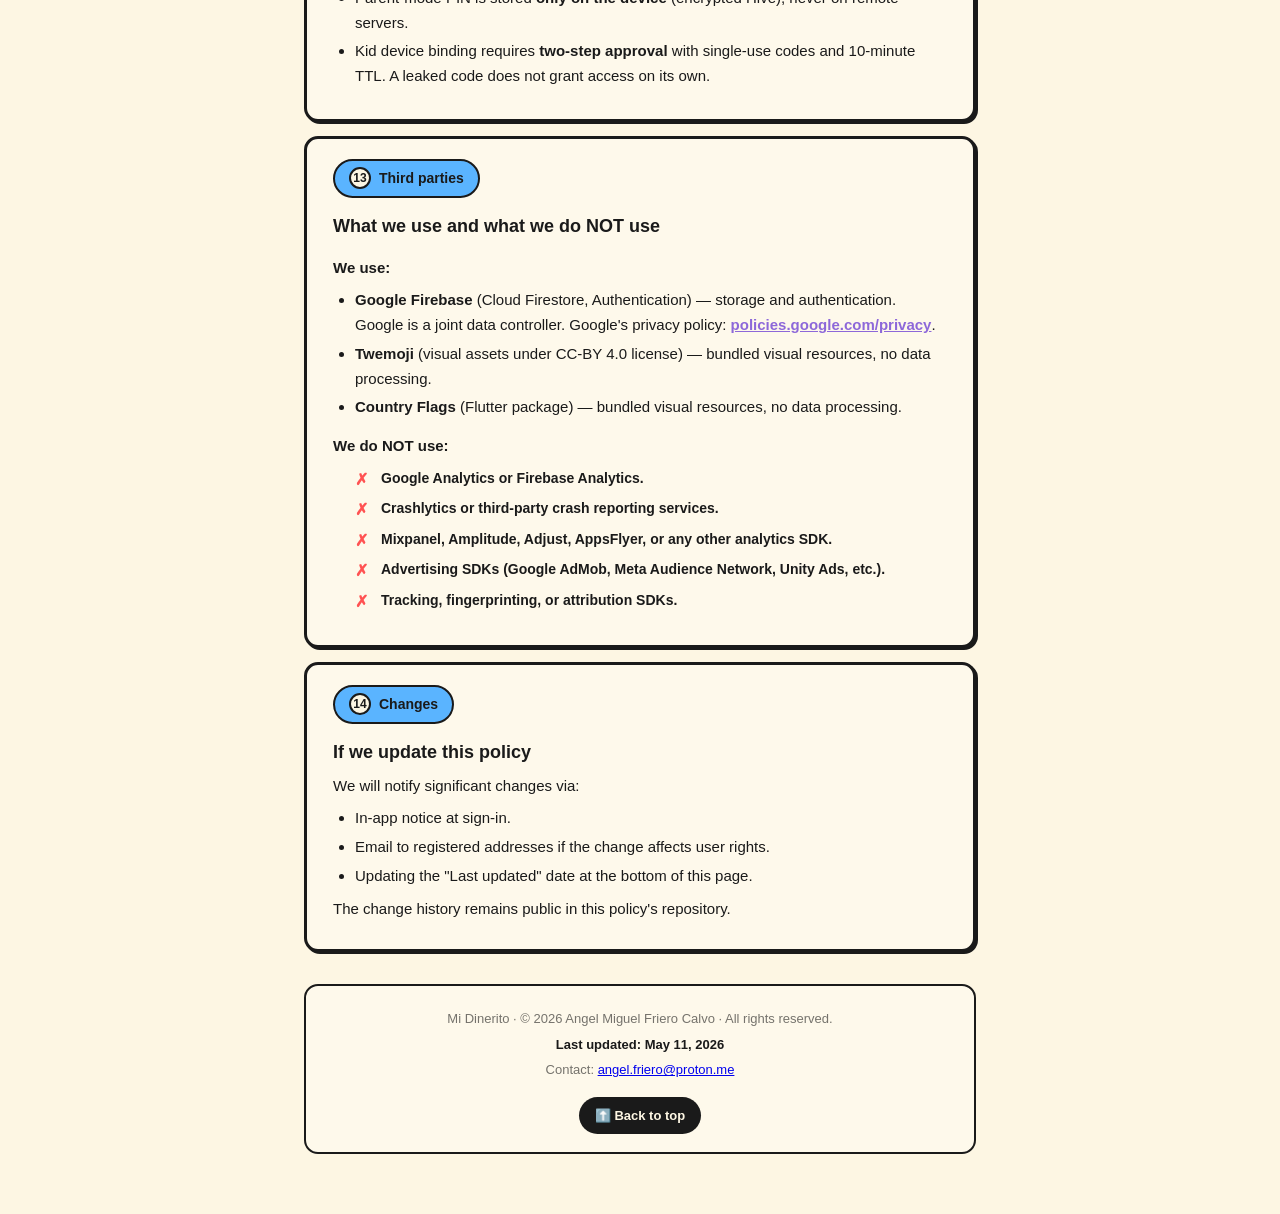
<file: en.html>
<!DOCTYPE html>
<html lang="en">
<head>
  <meta charset="UTF-8">
  <meta name="viewport" content="width=device-width, initial-scale=1, viewport-fit=cover">
  <meta name="theme-color" content="#fdf6e3">
  <meta name="color-scheme" content="only light">
  <meta name="description" content="Privacy Policy for Mi Dinerito — financial education app for kids aged 5 to 12. Zero analytics, zero ads, zero tracking. Minimal kid data, strong privacy by design.">
  <meta name="robots" content="index, follow">
  <link rel="canonical" href="https://midinerito.github.io/privacy/en.html">
  <link rel="alternate" hreflang="es" href="https://midinerito.github.io/privacy/">
  <link rel="alternate" hreflang="en" href="https://midinerito.github.io/privacy/en.html">
  <link rel="alternate" hreflang="x-default" href="https://midinerito.github.io/privacy/">
  <title>Privacy Policy — Mi Dinerito</title>
  <link rel="stylesheet" href="./style.css">
</head>
<body>

  <a class="skip-link" href="#content">Skip to content</a>

  <header class="header" role="banner">
    <div class="header-inner">
      <a href="./" class="brand" aria-label="Mi Dinerito — home">
        <svg class="brand-emoji" aria-hidden="true" focusable="false" xmlns="http://www.w3.org/2000/svg" viewBox="0 0 108 108"><path d="M 47,74 L 44,84 L 38,86" fill="none" stroke="#2D2D2D" stroke-width="4" stroke-linecap="round" stroke-linejoin="round"/><path d="M 61,74 L 64,84 L 70,86" fill="none" stroke="#2D2D2D" stroke-width="4" stroke-linecap="round" stroke-linejoin="round"/><path d="M 33,46 Q 26,38 30,28" fill="none" stroke="#2D2D2D" stroke-width="4" stroke-linecap="round"/><path d="M 76,52 Q 84,58 82,66" fill="none" stroke="#2D2D2D" stroke-width="4" stroke-linecap="round"/><path d="M 54,53 m -26,0 a 26,26 0 1,0 52,0 a 26,26 0 1,0 -52,0 Z" fill="#2D2D2D"/><path d="M 54,50 m -25,0 a 25,25 0 1,0 50,0 a 25,25 0 1,0 -50,0 Z" fill="#FFD93D"/><path d="M 54,50 m -20,0 a 20,20 0 1,0 40,0 a 20,20 0 1,0 -40,0 Z" fill="none" stroke="#E6A300" stroke-width="1.6"/><path d="M 41,38 Q 54,32 65,36" fill="none" stroke="#FFEB99" stroke-width="3" stroke-linecap="round"/><path d="M 30,28 m -4.5,0 a 4.5,4.5 0 1,0 9,0 a 4.5,4.5 0 1,0 -9,0 Z" fill="#FFD93D"/><path d="M 30,28 m -4.5,0 a 4.5,4.5 0 1,0 9,0 a 4.5,4.5 0 1,0 -9,0 Z" fill="none" stroke="#2D2D2D" stroke-width="2.8"/><path d="M 82,66 m -4,0 a 4,4 0 1,0 8,0 a 4,4 0 1,0 -8,0 Z" fill="#FFD93D"/><path d="M 82,66 m -4,0 a 4,4 0 1,0 8,0 a 4,4 0 1,0 -8,0 Z" fill="none" stroke="#2D2D2D" stroke-width="2.8"/><path d="M 38,86 m -4,0 a 4,2.4 0 1,0 8,0 a 4,2.4 0 1,0 -8,0 Z" fill="#2D2D2D"/><path d="M 70,86 m -4,0 a 4,2.4 0 1,0 8,0 a 4,2.4 0 1,0 -8,0 Z" fill="#2D2D2D"/><path d="M 54,50 m -25,0 a 25,25 0 1,0 50,0 a 25,25 0 1,0 -50,0 Z" fill="none" stroke="#2D2D2D" stroke-width="3"/><path d="M 41,55 m -3.2,0 a 3.2,2 0 1,0 6.4,0 a 3.2,2 0 1,0 -6.4,0 Z" fill="#FF6B9D" fill-opacity="0.6"/><path d="M 67,55 m -3.2,0 a 3.2,2 0 1,0 6.4,0 a 3.2,2 0 1,0 -6.4,0 Z" fill="#FF6B9D" fill-opacity="0.6"/><path d="M 47,46 m -3,0 a 3,4 0 1,0 6,0 a 3,4 0 1,0 -6,0 Z" fill="#2D2D2D"/><path d="M 61,46 m -3,0 a 3,4 0 1,0 6,0 a 3,4 0 1,0 -6,0 Z" fill="#2D2D2D"/><path d="M 48,44 m -1.1,0 a 1.1,1.4 0 1,0 2.2,0 a 1.1,1.4 0 1,0 -2.2,0 Z" fill="#FFFFFF"/><path d="M 62,44 m -1.1,0 a 1.1,1.4 0 1,0 2.2,0 a 1.1,1.4 0 1,0 -2.2,0 Z" fill="#FFFFFF"/><path d="M 48,58 Q 54,65 60,58" fill="none" stroke="#2D2D2D" stroke-width="3" stroke-linecap="round"/></svg>
        <span>Mi Dinerito</span>
      </a>
      <nav class="lang-switcher" aria-label="Language selector">
        <a href="./" class="lang-pill" hreflang="es">🇪🇸 ES</a>
        <a href="./en.html" class="lang-pill" aria-current="true" hreflang="en">🇬🇧 EN</a>
      </nav>
    </div>
  </header>

  <main id="content" role="main">

    <!-- ─────────── TL;DR ─────────── -->
    <section class="hero" aria-labelledby="hero-title">
      <h1 id="hero-title">Privacy Policy</h1>
      <p class="hero-sub">Mi Dinerito · Financial education app for kids aged 5 to 12.</p>

      <div class="hero-tldr">
        <h2>The important stuff in 30 seconds</h2>
        <ul>
          <li>Zero analytics, zero ads, zero tracking.</li>
          <li>Your kid does NOT need a Google account or email. They sign in with a code you generate.</li>
          <li>Photos you attach to wishes stay on YOUR device. They never upload.</li>
          <li>We don't sell, share, or train AI models with your data.</li>
          <li class="no">We don't use Google Analytics, Crashlytics, Mixpanel, or tracking SDKs.</li>
        </ul>
      </div>
    </section>

    <!-- ─────────── Data controller ─────────── -->
    <section class="responsible" aria-labelledby="responsible-title">
      <h2 id="responsible-title">Data controller</h2>
      <p class="responsible-name">Angel Miguel Friero Calvo</p>
      <p class="responsible-address" id="legal-address">
        <strong>Calle San Francisco Javier nº 3, Piso 1B</strong><br>
        41950 Castilleja de la Cuesta, Sevilla<br>
        Spain
      </p>
      <p class="responsible-contact">
        📧 <a href="mailto:angel.friero@proton.me">angel.friero@proton.me</a>
      </p>
    </section>

    <!-- ─────────── 1. Who we are ─────────── -->
    <section class="section">
      <span class="section-header"><span class="num">1</span> Who we are</span>
      <h2 class="section-title">Mi Dinerito in one sentence</h2>
      <p>
        Mi Dinerito is an Android mobile application that helps grown-ups teach finance to their
        children aged 5 to 12 via an educational five-jar system (Spend, Rent, Save, Give, Invest)
        and family-based approvals.
      </p>
      <p>
        The app is exclusively owned and operated by <strong>Angel Miguel Friero Calvo</strong>,
        resident in Spain. This policy describes the technical decisions implemented in the product.
      </p>
    </section>

    <!-- ─────────── 2. Privacy philosophy ─────────── -->
    <section class="section">
      <span class="section-header"><span class="num">2</span> Philosophy</span>
      <h2 class="section-title">Privacy is part of the product</h2>
      <p>These decisions are implemented in the code:</p>
      <ul class="no-list">
        <li>We do NOT use analytics services. No Firebase Analytics, no Mixpanel, no Amplitude, no Crashlytics, no Google Analytics.</li>
        <li>We have NO advertising within the application. Zero Ads SDKs. Zero mediation.</li>
        <li>We do NOT share or sell data to third parties for commercial purposes.</li>
        <li>We do NOT track individual usage or behavior within the app.</li>
        <li>We do NOT use the data to train AI models.</li>
        <li>We do NOT request location (neither precise nor approximate).</li>
        <li>We do NOT transmit AAID, Android ID, Build Serial, BSSID, MAC, SSID, IMEI, or IMSI.</li>
        <li>We do NOT request the device phone number.</li>
      </ul>
      <p>
        <strong>Photos the grown-up attaches to a kid's wish stay exclusively on the device where
        they were taken.</strong> They are never uploaded to a server, never visible on other
        devices. If the kid takes the photo on the grown-up's tablet, it's only visible from that
        tablet; the grown-up, from a different device, will see the emoji the kid picked.
      </p>
      <p>
        <strong>Minors do NOT need to create a Google account or provide an email.</strong>
        They sign in via a single-use code generated by one of their parents and linked to a
        Firebase Anonymous Authentication session. Binding requires two-step adult approval.
      </p>
    </section>

    <!-- ─────────── 3. Data we collect ─────────── -->
    <section class="section">
      <span class="section-header"><span class="num">3</span> Data we collect</span>
      <h2 class="section-title">What goes in, what doesn't, and why</h2>

      <h3>3.1 From grown-ups (parents / legal guardians)</h3>
      <ul>
        <li><strong>Email associated with the Google account.</strong> Required for authentication
            and to identify members of the same family. Stored in Cloud Firestore (Google Cloud,
            Europe region, <code>eur3</code>).</li>
        <li><strong>Family nickname and configuration</strong>: family name, currency, language,
            savings jar nickname.</li>
      </ul>

      <h3>3.2 From children</h3>
      <ul>
        <li><strong>Nickname</strong> chosen by the grown-ups. We do not request real name.</li>
        <li><strong>Age range</strong> (5–7 / 8–10 / 11–12), not date of birth.</li>
        <li><strong>In-app usage data</strong>: balances of the five jars, completed tasks,
            proposed wishes, unlocked achievements, movement history. Linked to an anonymous
            identifier (Firebase Anonymous Authentication UID) that does not allow identifying a
            real minor.</li>
        <li><strong>Wish photo (optional)</strong>: when a grown-up attaches a photo to a kid's
            wish, that photo stays exclusively on the device of the grown-up who took it. Only the
            file path is stored in the database; the photo content never leaves that device.</li>
      </ul>

      <h3>3.3 Technical data (not controlled by us)</h3>
      <p>
        Google Play Console automatically collects aggregated data about Android versions, device
        models, and app crashes as part of its service. This data is aggregated and not
        individually identifiable by us.
      </p>
      <p>
        This page is hosted on <strong>GitHub Pages</strong>. GitHub logs visitor IP addresses for
        security purposes — this is NOT controlled by the author. See GitHub's policy:
        <a href="https://docs.github.com/site-policy/privacy-policies/github-privacy-statement" rel="noopener noreferrer" target="_blank">docs.github.com/site-policy/privacy-policies</a>.
      </p>
    </section>

    <!-- ─────────── 4. Data Safety summary ─────────── -->
    <section class="section">
      <span class="section-header"><span class="num">4</span> Quick summary</span>
      <h2 class="section-title">What data we collect — compact table</h2>
      <p>
        This table matches the <em>Data Safety</em> form published on Google Play Store.
      </p>
      <div class="data-table-wrap">
        <table class="data-table">
          <thead>
            <tr>
              <th>Data</th>
              <th>Collected?</th>
              <th>Shared?</th>
              <th>Required</th>
              <th>Purpose</th>
            </tr>
          </thead>
          <tbody>
            <tr><td>Google email (grown-ups)</td><td>Yes</td><td>Firebase</td><td>Yes</td><td>Auth + family</td></tr>
            <tr><td>Nicknames (family / kid)</td><td>Yes</td><td>Firebase</td><td>Yes</td><td>App functionality</td></tr>
            <tr><td>Kid's age range</td><td>Yes</td><td>Firebase</td><td>Yes</td><td>Personalization</td></tr>
            <tr><td>Balances + movements</td><td>Yes</td><td>Firebase</td><td>Yes</td><td>App functionality</td></tr>
            <tr><td>Tasks + wishes + achievements</td><td>Yes</td><td>Firebase</td><td>Yes</td><td>App functionality</td></tr>
            <tr><td>Wish photos</td><td><strong>No</strong></td><td>—</td><td>—</td><td>Local only</td></tr>
            <tr><td>Location</td><td><strong>No</strong></td><td>—</td><td>—</td><td>—</td></tr>
            <tr><td>Device identifiers</td><td><strong>No</strong></td><td>—</td><td>—</td><td>—</td></tr>
            <tr><td>Analytics / Crashlytics / Ads</td><td><strong>No</strong></td><td>—</td><td>—</td><td>—</td></tr>
            <tr><td>Encryption in transit</td><td>Yes (HTTPS / TLS)</td><td>—</td><td>—</td><td>Security</td></tr>
            <tr><td>Deletion mechanism</td><td>Yes</td><td>—</td><td>—</td><td>"Delete family" + email</td></tr>
          </tbody>
        </table>
      </div>
    </section>

    <!-- ─────────── 5. Purposes ─────────── -->
    <section class="section">
      <span class="section-header"><span class="num">5</span> Purposes</span>
      <h2 class="section-title">What we use each data point for</h2>
      <ul>
        <li><strong>Grown-up email:</strong> authentication, identification within family, service
            communications (critical changes, technical issues).</li>
        <li><strong>Kid usage data:</strong> normal app functionality (showing balances, tasks,
            wishes) and real-time sync between family devices.</li>
        <li><strong>Nickname and age range:</strong> experience personalization (greetings,
            age-appropriate visual style).</li>
      </ul>
      <p><strong>And what we do NOT use them for:</strong></p>
      <ul class="no-list">
        <li>Advertising or ad mediation.</li>
        <li>Behavior analysis or profiling.</li>
        <li>Commercial communications.</li>
        <li>Sharing with partners or data brokers.</li>
        <li>AI model training.</li>
      </ul>
    </section>

    <!-- ─────────── 6. Legal basis ─────────── -->
    <section class="section">
      <span class="section-header"><span class="num">6</span> GDPR legal basis</span>
      <h2 class="section-title">Why we can process the data</h2>
      <p>According to Regulation (EU) 2016/679 (GDPR) and the Spanish LOPDGDD:</p>
      <ul>
        <li><strong>Grown-ups:</strong> consent on Google sign-in and accepting this policy
            (Article 6.1.a GDPR) and service contract execution (Article 6.1.b GDPR).</li>
        <li><strong>Minors:</strong> parental consent exercised by the grown-up creating the
            family and binding the kid via single-use code (Article 8 GDPR). The grown-up grants
            consent on behalf of the minor.</li>
      </ul>
    </section>

    <!-- ─────────── 7. Storage ─────────── -->
    <section class="section section--storage">
      <span class="section-header"><span class="num">7</span> Where data is stored</span>
      <h2 class="section-title">Storage and international transfers</h2>
      <ul>
        <li><strong>Cloud Firestore</strong> on Google Cloud Platform, region <code>eur3</code> (Europe).</li>
        <li><strong>Firebase Authentication</strong> for session tokens.</li>
        <li><strong>Local device storage</strong> (Hive) for settings, parent-mode PIN, and cache.</li>
      </ul>
      <p>
        Google Cloud applies industry-standard technical and organizational security measures
        (encryption at rest and in transit, ISO 27001, SOC 2 / 3).
      </p>
      <p>
        <strong>We do NOT transfer data internationally</strong> outside the European Economic Area.
      </p>
    </section>

    <!-- ─────────── 8. Retention ─────────── -->
    <section class="section">
      <span class="section-header"><span class="num">8</span> Retention</span>
      <h2 class="section-title">How long we keep the data</h2>
      <ul>
        <li><strong>While your family is active:</strong> data kept for the app to work.</li>
        <li><strong>After pressing "Delete family"</strong> in the grown-up panel: permanent
            deletion within 24 hours (includes data of the grown-up and all kids in the family).</li>
        <li><strong>After uninstalling without pressing "Delete family":</strong> data remains in
            Cloud Firestore in case you reinstall. Request deletion at
            <a href="mailto:angel.friero@proton.me">angel.friero@proton.me</a>.</li>
      </ul>
    </section>

    <!-- ─────────── 9. Your rights ─────────── -->
    <section class="section section--rights">
      <span class="section-header"><span class="num">9</span> Your rights</span>
      <h2 class="section-title">How to exercise your GDPR rights</h2>
      <p>You have the right to:</p>
      <ul>
        <li><strong>Access:</strong> request a copy of the data we hold about you.</li>
        <li><strong>Rectification:</strong> correct inaccurate data.</li>
        <li><strong>Erasure ("right to be forgotten"):</strong> delete all your family's data.</li>
        <li><strong>Portability:</strong> receive your data in structured format (JSON).</li>
        <li><strong>Opposition / withdraw consent</strong> at any time.</li>
        <li><strong>Restriction of processing</strong> under certain circumstances.</li>
        <li><strong>Lodge a complaint with the AEPD</strong> — Spanish Data Protection Agency — if
            you believe your rights have not been respected:
            <a href="https://www.aepd.es/en" rel="noopener noreferrer" target="_blank">aepd.es</a>.</li>
      </ul>
      <p>
        To exercise any of these rights, write to
        <a href="mailto:angel.friero@proton.me">angel.friero@proton.me</a>.
        We respond within 30 calendar days.
      </p>
    </section>

    <!-- ─────────── 10. Children and minors ─────────── -->
    <section class="section section--minors">
      <span class="section-header"><span class="num">10</span> Children and minors</span>
      <h2 class="section-title">Special safeguards for minors</h2>
      <p>
        Mi Dinerito is designed specifically for family use with minors. We implement the
        following technical safeguards:
      </p>
      <ul>
        <li>Minors sign in via a code generated by a grown-up in the family, not via self-registration.</li>
        <li>Kid access requires <strong>two-step approval</strong>: code + grown-up approval of
            the binding from their panel.</li>
        <li>We do not request personally identifiable information from minors: no email, no real
            name, no date of birth, no phone number.</li>
        <li>Photos stay exclusively on the device of the grown-up who took them.</li>
        <li>The grown-up can delete the kid's account or the entire family at any time.</li>
        <li><strong>Every virtual money movement by the kid passes through parental approval.</strong>
            The kid never executes transactions directly.</li>
        <li>We never show advertising under any circumstance.</li>
        <li>We comply with the <strong>Google Play Families Policy</strong> and European
            legislation applicable to minors (Article 8 GDPR).</li>
      </ul>
      <p>
        If you believe a minor has provided data without parental consent, contact
        <a href="mailto:angel.friero@proton.me">angel.friero@proton.me</a> immediately and we will
        proceed with deletion.
      </p>
    </section>

    <!-- ─────────── 11. Cookies and similar ─────────── -->
    <section class="section section--cookies">
      <span class="section-header"><span class="num">11</span> Cookies and similar technologies</span>
      <h2 class="section-title">What is stored on your device</h2>
      <p>
        Mi Dinerito is a native mobile application and <strong>does not use HTTP cookies</strong>.
        We do use:
      </p>
      <ul>
        <li><strong>Local device storage (Hive):</strong> stores parent-mode PIN, language
            preference, and confirmed family IDs. This data is
            <strong>NOT sent to any server</strong> or third party.</li>
        <li><strong>Firebase Authentication session tokens:</strong> to keep your session active
            across app launches.</li>
      </ul>
      <p>
        This web page does depend on GitHub Pages infrastructure, which logs IP addresses for
        security (see §3.3). The page itself does not load external fonts, does not use Google
        Fonts, does not include third-party scripts, and does not set cookies.
      </p>
    </section>

    <!-- ─────────── 12. Security ─────────── -->
    <section class="section section--security">
      <span class="section-header"><span class="num">12</span> Security</span>
      <h2 class="section-title">How we protect data</h2>
      <ul>
        <li>All communications with Cloud Firestore are encrypted in transit via
            <strong>TLS 1.2+</strong>.</li>
        <li>Encryption at rest on Google Cloud servers (ISO 27001 / SOC 2 standard).</li>
        <li>The application binary is distributed <strong>signed with the author's own RSA-2048
            certificate</strong> (Google Play Signing).</li>
        <li><strong>Cloud Firestore security rules</strong> restrict each family's data access
            exclusively to its approved members. Defense in depth client + server.</li>
        <li>Parent-mode PIN is stored <strong>only on the device</strong> (encrypted Hive), never
            on remote servers.</li>
        <li>Kid device binding requires <strong>two-step approval</strong> with single-use codes
            and 10-minute TTL. A leaked code does not grant access on its own.</li>
      </ul>
    </section>

    <!-- ─────────── 13. Third parties ─────────── -->
    <section class="section">
      <span class="section-header"><span class="num">13</span> Third parties</span>
      <h2 class="section-title">What we use and what we do NOT use</h2>
      <h3>We use:</h3>
      <ul>
        <li><strong>Google Firebase</strong> (Cloud Firestore, Authentication) — storage and
            authentication. Google is a joint data controller. Google's privacy policy:
            <a href="https://policies.google.com/privacy" rel="noopener noreferrer" target="_blank">policies.google.com/privacy</a>.</li>
        <li><strong>Twemoji</strong> (visual assets under CC-BY 4.0 license) — bundled visual
            resources, no data processing.</li>
        <li><strong>Country Flags</strong> (Flutter package) — bundled visual resources, no data
            processing.</li>
      </ul>
      <h3>We do NOT use:</h3>
      <ul class="no-list">
        <li>Google Analytics or Firebase Analytics.</li>
        <li>Crashlytics or third-party crash reporting services.</li>
        <li>Mixpanel, Amplitude, Adjust, AppsFlyer, or any other analytics SDK.</li>
        <li>Advertising SDKs (Google AdMob, Meta Audience Network, Unity Ads, etc.).</li>
        <li>Tracking, fingerprinting, or attribution SDKs.</li>
      </ul>
    </section>

    <!-- ─────────── 14. Changes ─────────── -->
    <section class="section">
      <span class="section-header"><span class="num">14</span> Changes</span>
      <h2 class="section-title">If we update this policy</h2>
      <p>We will notify significant changes via:</p>
      <ul>
        <li>In-app notice at sign-in.</li>
        <li>Email to registered addresses if the change affects user rights.</li>
        <li>Updating the "Last updated" date at the bottom of this page.</li>
      </ul>
      <p>The change history remains public in this policy's repository.</p>
    </section>

    <!-- ─────────── Footer ─────────── -->
    <footer class="footer" role="contentinfo">
      <p>Mi Dinerito · © 2026 Angel Miguel Friero Calvo · All rights reserved.</p>
      <p class="update-date">Last updated: <time datetime="2026-05-11">May 11, 2026</time></p>
      <p>Contact: <a href="mailto:angel.friero@proton.me">angel.friero@proton.me</a></p>
      <a class="back-to-top" href="#content">⬆ Back to top</a>
    </footer>

  </main>

</body>
</html>
</file>
<file: style.css>
/* Mi Dinerito — Política de privacidad
 * Estilos siguiendo el design system de la app (neobrutalismo + paleta semántica).
 * Sin fuentes externas, sin JS, sin tracking. Stack de sistema para legibilidad universal.
 */

/* ============================================================
 * Variables: paleta semántica (idéntica a `lib/theme/app_theme.dart`).
 * ============================================================ */
:root {
  color-scheme: only light;
  --cream:       #fdf6e3;
  --cream-soft:  #fef9eb;
  --dark:        #1a1a1a;
  --yellow:      #ffd84d;
  --blue:        #5ab4ff;
  --purple:      #b794ff;
  --purple-dark: #8d68d9;
  --pink:        #ff96b8;
  --orange:      #ff9f5a;
  --green:       #6ee07a;
  --green-dark:  #4ab85a;
  --red:         #ff5252;
  --grey-200:    #e8e8e8;
  --grey-600:    #5e5e5e;
  --black-54:    rgba(0, 0, 0, 0.54);
  --shadow:      4px 4px 0 var(--dark);
  --shadow-sm:   2px 2px 0 var(--dark);
  --border:      2px solid var(--dark);
  --border-thick: 3px solid var(--dark);
  --radius-sm:   10px;
  --radius:      14px;
  --radius-lg:   24px;
  --radius-pill: 50px;
}

/* Forzamos tema claro SIEMPRE. El keyword `only` (no solo `light`) bloquea
 * el "auto-dark" agresivo de Chrome Android, Samsung Internet, MIUI Browser,
 * etc. — sin él, esos navegadores reinvierten la paleta y rompen el contraste
 * de las NeoCards aunque las variables CSS sean claras. */
html, body {
  color-scheme: only light;
  background-color: #fdf6e3;
}

/* ============================================================
 * Reset minimal + base.
 * ============================================================ */
*, *::before, *::after { box-sizing: border-box; }

html {
  -webkit-text-size-adjust: 100%;
  scroll-behavior: smooth;
  scroll-padding-top: 100px; /* compensa header sticky al saltar a anchors */
}

body {
  margin: 0;
  background: var(--cream);
  color: var(--dark);
  font-family:
    -apple-system, BlinkMacSystemFont, "Segoe UI", Roboto, "Helvetica Neue",
    Arial, "Noto Sans", sans-serif,
    "Apple Color Emoji", "Segoe UI Emoji", "Noto Color Emoji";
  font-size: 16px;
  line-height: 1.65;
  -webkit-font-smoothing: antialiased;
  text-rendering: optimizeLegibility;
}

/* Skip link de accesibilidad (visible solo al tab desde teclado). */
.skip-link {
  position: absolute;
  top: -100px;
  left: 12px;
  background: var(--dark);
  color: var(--cream);
  padding: 10px 14px;
  border-radius: var(--radius-sm);
  font-weight: 800;
  z-index: 100;
  text-decoration: none;
}
.skip-link:focus { top: 12px; }

/* ============================================================
 * Header sticky con language switcher.
 * ============================================================ */
.header {
  position: sticky;
  top: 0;
  z-index: 10;
  background: var(--cream);
  border-bottom: var(--border);
  padding: 14px 16px;
}

.header-inner {
  max-width: 720px;
  margin: 0 auto;
  display: flex;
  align-items: center;
  justify-content: space-between;
  gap: 12px;
}

.brand {
  display: flex;
  align-items: center;
  gap: 14px;
  font-weight: 800;
  font-size: 18px;
  color: var(--dark);
  text-decoration: none;
  white-space: nowrap;
}
.brand:visited { color: var(--dark); }

.brand-emoji {
  width: 60px;
  height: 60px;
  display: block;
  flex-shrink: 0;
  background: #FFD93D;
  border: var(--border-thick);
  border-radius: 13px;
  box-shadow: var(--shadow);
}

/* Pills de selector de idioma — patrón del design system §4.2. */
.lang-switcher {
  display: flex;
  gap: 6px;
}

.lang-pill {
  display: inline-flex;
  align-items: center;
  gap: 6px;
  padding: 6px 12px;
  background: var(--cream-soft);
  color: var(--dark);
  border: var(--border);
  border-radius: var(--radius-pill);
  font-size: 13px;
  font-weight: 800;
  text-decoration: none;
  transition: transform 0.08s ease;
}
.lang-pill:hover { transform: translateY(-1px); }
.lang-pill[aria-current="true"] {
  background: var(--yellow);
}

/* ============================================================
 * Layout principal.
 * ============================================================ */
main {
  max-width: 720px;
  margin: 0 auto;
  padding: 24px 16px 48px;
}

/* Hero / TL;DR (NeoCard amarilla — "lo importante"). */
.hero {
  background: var(--yellow);
  border: var(--border-thick);
  border-radius: var(--radius-lg);
  padding: 20px;
  margin-bottom: 24px;
  box-shadow: var(--shadow);
}

.hero h1 {
  margin: 0 0 6px;
  font-size: 26px;
  font-weight: 800;
  line-height: 1.2;
}

.hero-sub {
  margin: 0 0 14px;
  font-size: 14px;
  font-weight: 700;
  color: var(--dark);
}

.hero-tldr {
  margin: 14px 0 0;
  padding: 14px;
  background: var(--cream-soft);
  border: var(--border);
  border-radius: var(--radius);
}

.hero-tldr h2 {
  margin: 0 0 10px;
  font-size: 14px;
  font-weight: 800;
  text-transform: uppercase;
  letter-spacing: 0.5px;
}

.hero-tldr ul {
  margin: 0;
  padding: 0;
  list-style: none;
}

.hero-tldr li {
  display: flex;
  align-items: flex-start;
  gap: 8px;
  font-size: 14px;
  margin: 6px 0;
  font-weight: 600;
}

.hero-tldr li::before {
  content: "✓";
  color: var(--green-dark);
  font-weight: 800;
  flex-shrink: 0;
  width: 18px;
  font-size: 16px;
  line-height: 1.4;
}

.hero-tldr li.no::before {
  content: "✗";
  color: var(--red);
}

/* Identificación responsable (NeoCard púrpura — color "familia/global"). */
.responsible {
  background: var(--purple);
  color: white;
  border: var(--border-thick);
  border-radius: var(--radius-lg);
  padding: 18px 20px;
  margin-bottom: 24px;
  box-shadow: var(--shadow);
}

.responsible h2 {
  margin: 0 0 10px;
  font-size: 14px;
  font-weight: 800;
  text-transform: uppercase;
  letter-spacing: 0.5px;
}

.responsible-name { font-weight: 800; font-size: 17px; }
.responsible-address { font-size: 14px; font-weight: 600; margin-top: 4px; line-height: 1.5; }
.responsible-contact { font-size: 14px; font-weight: 700; margin-top: 8px; }
.responsible-contact a { color: white; text-decoration: underline; }

/* Aviso de placeholder pendiente (solo durante draft local). */
.placeholder-pending {
  background: var(--orange);
  color: var(--dark);
  border: var(--border-thick);
  border-radius: var(--radius-lg);
  padding: 14px 18px;
  margin-bottom: 20px;
  font-weight: 800;
  text-align: center;
  box-shadow: var(--shadow);
}

/* ============================================================
 * Secciones de la política — NeoCard pattern.
 * ============================================================ */
.section {
  background: var(--cream-soft);
  border: var(--border-thick);
  border-radius: var(--radius);
  padding: 18px 20px;
  margin-bottom: 14px;
  box-shadow: var(--shadow-sm);
}

/* Header de sección — pill chip con número + título (patrón §4.2 del design system). */
.section-header {
  display: inline-flex;
  align-items: center;
  gap: 8px;
  background: var(--blue);
  border: var(--border);
  border-radius: var(--radius-pill);
  padding: 6px 14px;
  margin: -2px 0 14px;
  font-size: 14px;
  font-weight: 800;
}

.section-header .num {
  background: var(--cream);
  border: var(--border);
  border-radius: 50%;
  width: 22px;
  height: 22px;
  display: inline-flex;
  align-items: center;
  justify-content: center;
  font-size: 12px;
  font-weight: 800;
}

/* Variantes de color de section-header por significado semántico. */
.section--minors  .section-header { background: var(--pink);   }
.section--security .section-header { background: var(--green);  }
.section--rights  .section-header { background: var(--orange); }
.section--storage .section-header { background: var(--purple); color: white; }
.section--storage .section-header .num { background: var(--cream); color: var(--dark); }
.section--cookies .section-header { background: var(--yellow); }

.section h2.section-title {
  margin: 0 0 6px;
  font-size: 18px;
  font-weight: 800;
}

.section h3 {
  margin: 14px 0 6px;
  font-size: 15px;
  font-weight: 800;
}

.section p, .section li {
  margin: 6px 0;
  font-size: 15px;
  line-height: 1.65;
}

.section ul, .section ol {
  padding-left: 22px;
  margin: 8px 0;
}

.section li {
  margin: 4px 0;
}

.section strong { font-weight: 800; }

.section a {
  color: var(--purple-dark);
  text-decoration: underline;
  font-weight: 700;
  word-break: break-word;
}

/* Lista de "NO usamos para" con cross marks rojas. */
.no-list {
  list-style: none;
  padding: 0;
  margin: 8px 0;
}
.no-list li {
  display: flex;
  align-items: flex-start;
  gap: 8px;
  font-size: 14px;
  font-weight: 700;
}
.no-list li::before {
  content: "✗";
  color: var(--red);
  font-weight: 800;
  flex-shrink: 0;
  width: 18px;
  font-size: 16px;
}

/* Tabla resumen Data Safety. */
.data-table-wrap {
  overflow-x: auto;
  margin: 12px -4px;
  border-radius: var(--radius-sm);
}
table.data-table {
  border-collapse: collapse;
  width: 100%;
  min-width: 480px;
  font-size: 13px;
  background: var(--cream);
  border: var(--border);
  border-radius: var(--radius-sm);
}
table.data-table th,
table.data-table td {
  padding: 8px 10px;
  text-align: left;
  border-bottom: 1px solid var(--grey-200);
}
table.data-table th {
  background: var(--yellow);
  font-weight: 800;
  font-size: 12px;
  text-transform: uppercase;
  letter-spacing: 0.3px;
}
table.data-table tr:last-child td { border-bottom: none; }

/* ============================================================
 * Footer.
 * ============================================================ */
.footer {
  margin-top: 32px;
  padding: 18px 20px;
  border: var(--border);
  border-radius: var(--radius);
  background: var(--cream-soft);
  font-size: 13px;
  text-align: center;
  color: var(--black-54);
}
.footer p { margin: 4px 0; }
.footer .update-date { font-weight: 800; color: var(--dark); }

/* Volver arriba (anchor accesible). */
.back-to-top {
  display: inline-block;
  margin-top: 12px;
  padding: 8px 16px;
  background: var(--dark);
  color: var(--cream);
  border-radius: var(--radius-pill);
  font-weight: 800;
  font-size: 13px;
  text-decoration: none;
}

/* (Idioma: implementado con dos HTML separados — `index.html` ES e
 * `en.html` EN. Cada uno linka al otro vía el lang-switcher del header.
 * Cero JS, cero trucos CSS, SEO-friendly, accesible.) */

/* ============================================================
 * Responsive — desktop (mantener legibilidad larga).
 * ============================================================ */
@media (min-width: 900px) {
  body { font-size: 17px; }
  main { padding: 32px 24px 64px; }
  .hero { padding: 28px; }
  .hero h1 { font-size: 30px; }
  .section { padding: 22px 26px; }
}

@media (prefers-reduced-motion: reduce) {
  html { scroll-behavior: auto; }
  .lang-pill { transition: none; }
}
</file>
